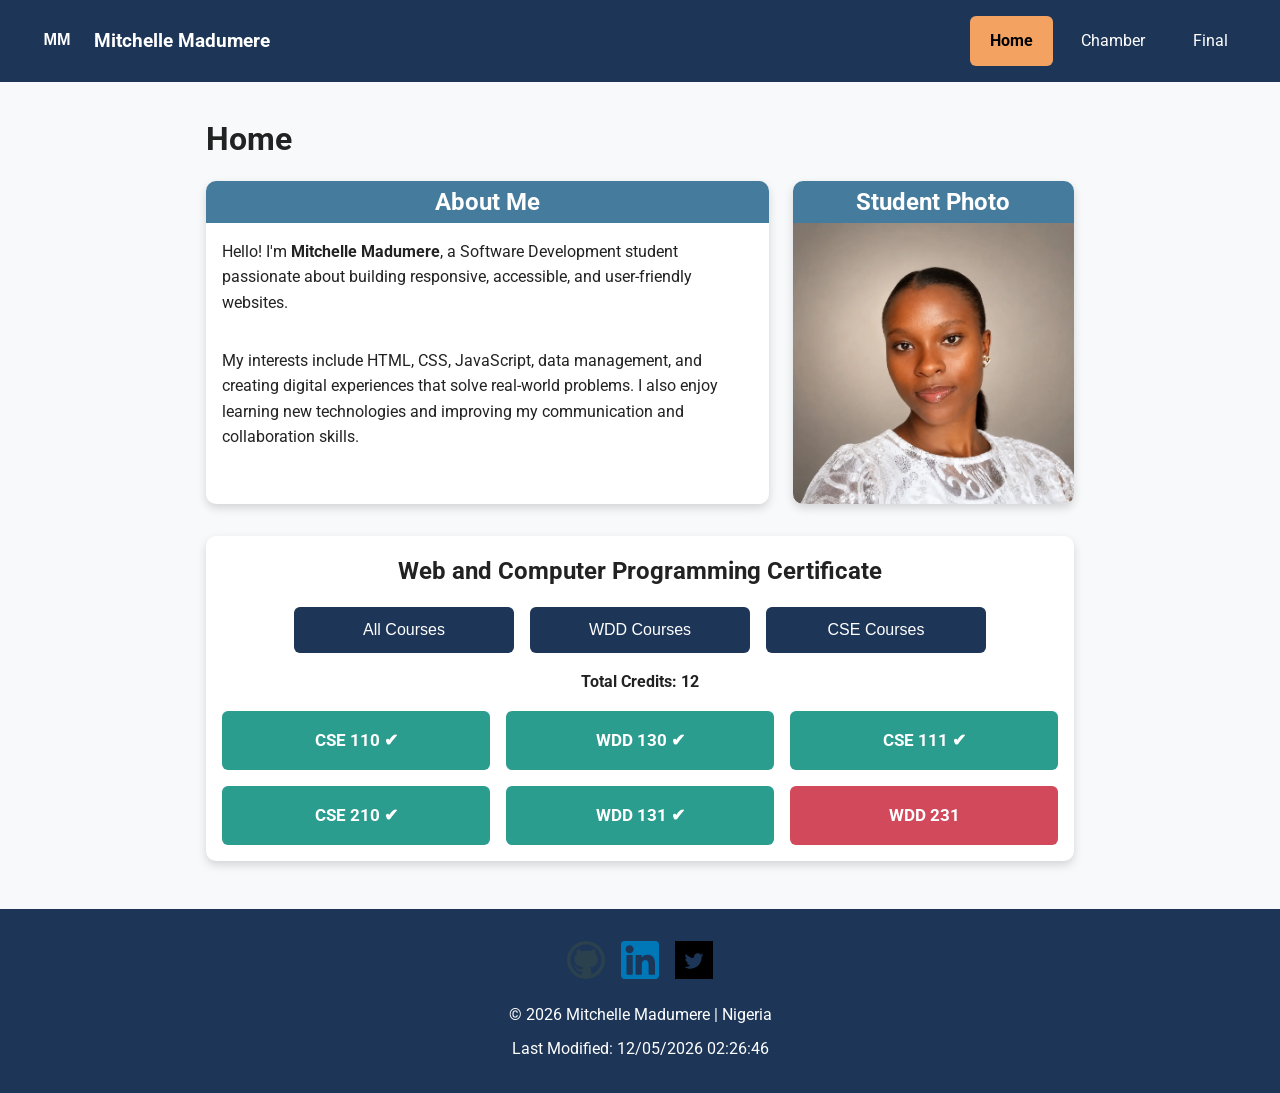
<file: index.html>
<!DOCTYPE html>
<html lang="en">
<head>
    <meta charset="UTF-8">
    <meta name="viewport" content="width=device-width, initial-scale=1.0">

    <title>WDD 231 | Home | Mitchelle Madumere</title>
    <meta property="og:description" content="Discover a service-oriented, globally-connected chamber f cmmerce and knowedge, dedicated to prviding you with upto date references on the market and a perfect guide to the world of commerce.">
    <meta property="og:image" content="https://www.churchofjesuschrist.org/imgs/45e59c1c726d11ec9eb5eeeeac1ea79d5f76a9ce/full/!1280%2C674/0/default">
    <meta property="og:title" content="Homepage - The Church of Jesus Christ of Latter-day Saints">

    <meta name="description" content="Course home page for WDD 231 - Web Frontend Development II.">
    <meta name="author" content="Mitchelle Madumere">
    <link rel="icon" href="images/favicon.ico">

    <!-- Google Font -->
    <link rel="preconnect" href="https://fonts.googleapis.com">
    <link rel="preconnect" href="https://fonts.gstatic.com" crossorigin>
    <link href="https://fonts.googleapis.com/css2?family=Roboto:wght@300;400;500;700&display=swap" rel="stylesheet">

    <!-- CSS -->
    <link rel="stylesheet" href="styles/small.css">
    <link rel="stylesheet" href="styles/larger.css">

    <!-- JavaScript -->
    <script src="scripts/navigation.js" defer></script>
    <script src="scripts/date.js" defer></script>
    <script src="scripts/course.js" defer></script>
</head>

<body>

<header>

    <div class="logo">
        <img src="images/logo.svg" alt="Website Logo" width="50" height="50">
        <span>Mitchelle Madumere</span>
    </div>

    <button id="menu" aria-label="Open Navigation"></button>

    <nav>
        <ul class="navigation">
            <li><a href="wdd231/index.html" class="active">Home</a></li>
            <li><a href="chamber/directory.html">Chamber</a></li>
            <li><a href="finalproject/index.html">Final</a></li>
        </ul>
    </nav>

</header>

<main>

    <h1>Home</h1>

    <div class="top-grid">

        <section class="card">
            <h2>About Me</h2>

            <p>
                Hello! I'm <strong>Mitchelle Madumere</strong>, a Software
                Development student passionate about building responsive,
                accessible, and user-friendly websites.
            </p>

            <p>
                My interests include HTML, CSS, JavaScript, data management,
                and creating digital experiences that solve real-world problems.
                I also enjoy learning new technologies and improving my
                communication and collaboration skills.
            </p>

        </section>

        <section class="card">

            <h2>Student Photo</h2>

            <img
                src="images/profile.webp"
                alt="Photo of Mitchelle Madumere"
                loading="lazy">

        </section>

    </div>

    <section class="certificate">

        <h2>Web and Computer Programming Certificate</h2>

        <div class="filter-buttons">

            <button id="all">All Courses</button>

            <button id="wdd">WDD Courses</button>

            <button id="cse">CSE Courses</button>

        </div>

        <p id="credits"></p>

        <div id="courses"></div>

    </section>

</main>

<footer>

    <div class="social">

        <a href="https://github.com/mitchelle2" target="_blank">
            <img src="images/github.svg" alt="GitHub">
        </a>

        <a href="https://www.linkedin.com/in/mitchelle-madumere2a02/" target="_blank">
            <img src="images/linkedin.svg" alt="LinkedIn">
        </a>

        <a href="https://x.com/" target="_blank">
            <img src="images/twitter.svg" alt="X">
        </a>

    </div>

    <p>
        &copy;
        <span id="year"></span>
        Mitchelle Madumere |
        Nigeria
    </p>

    <p id="lastModified"></p>

</footer>

</body>
</html>
</file>
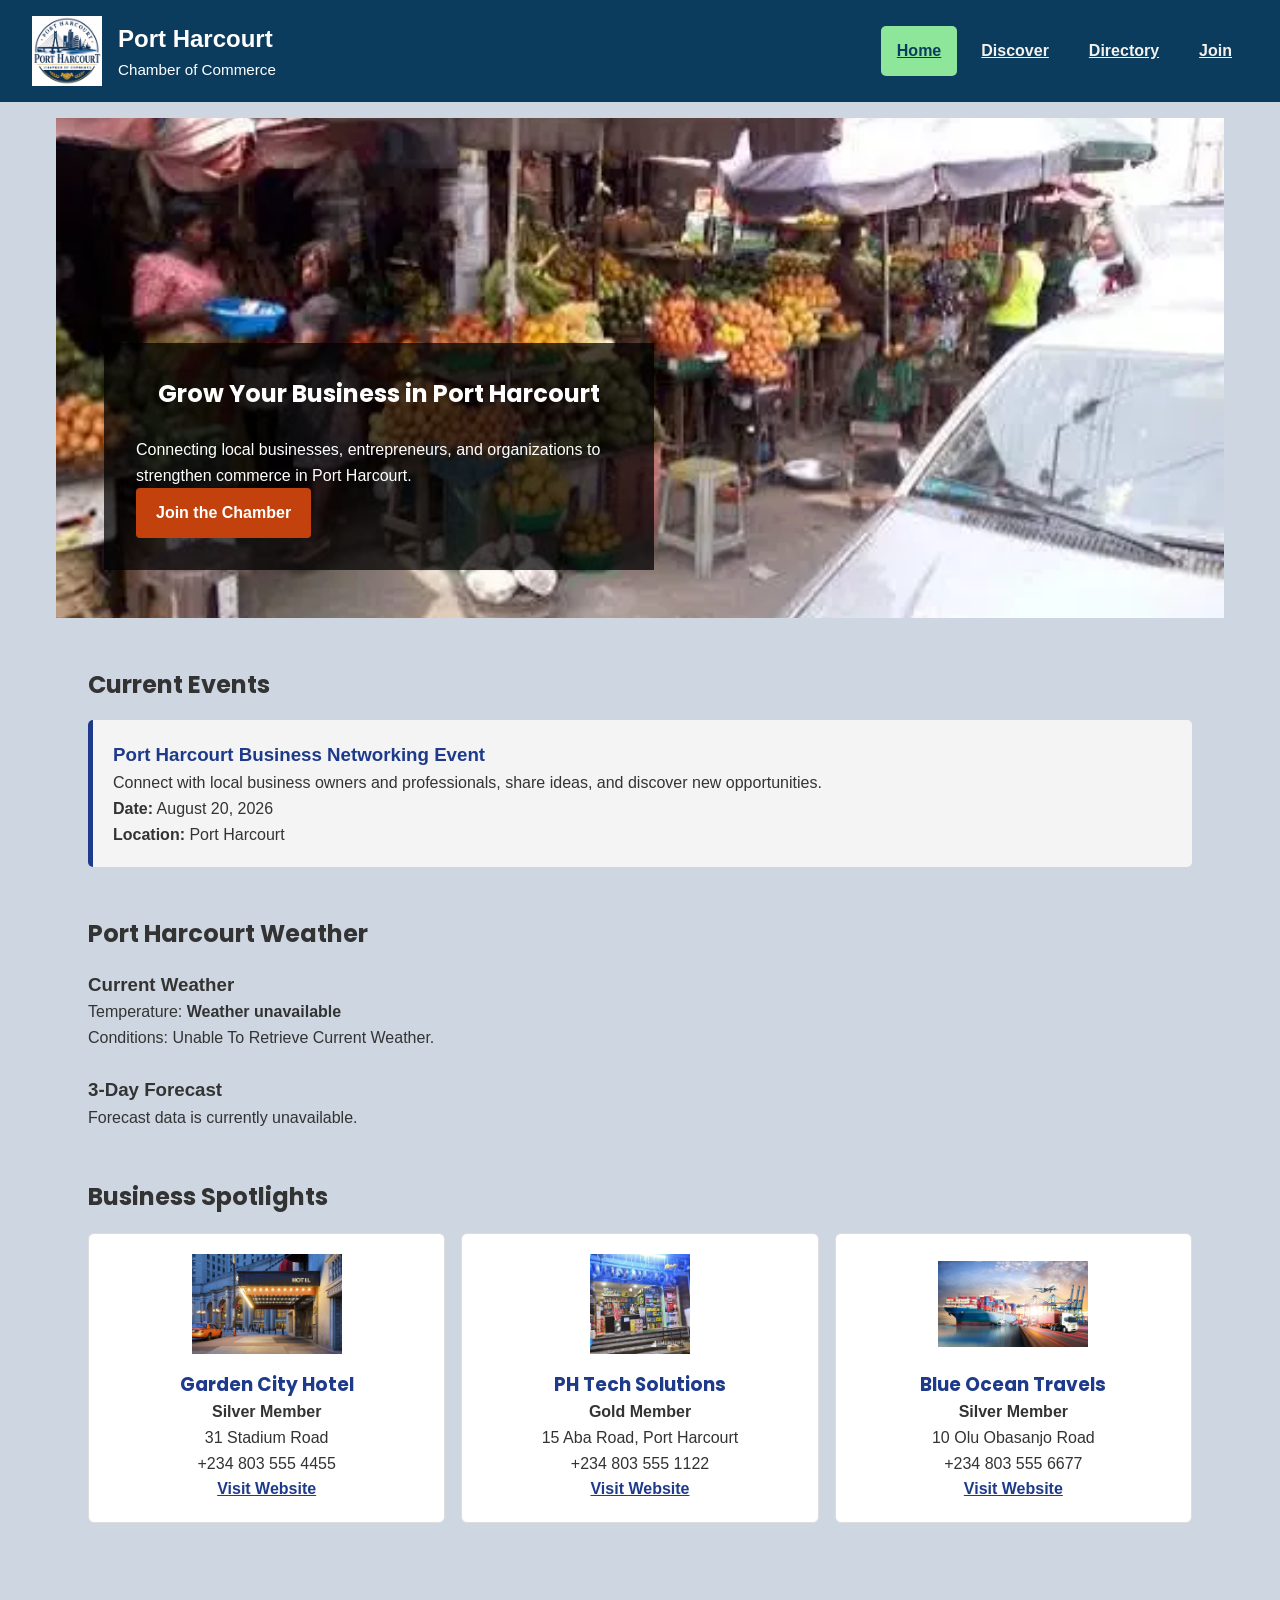
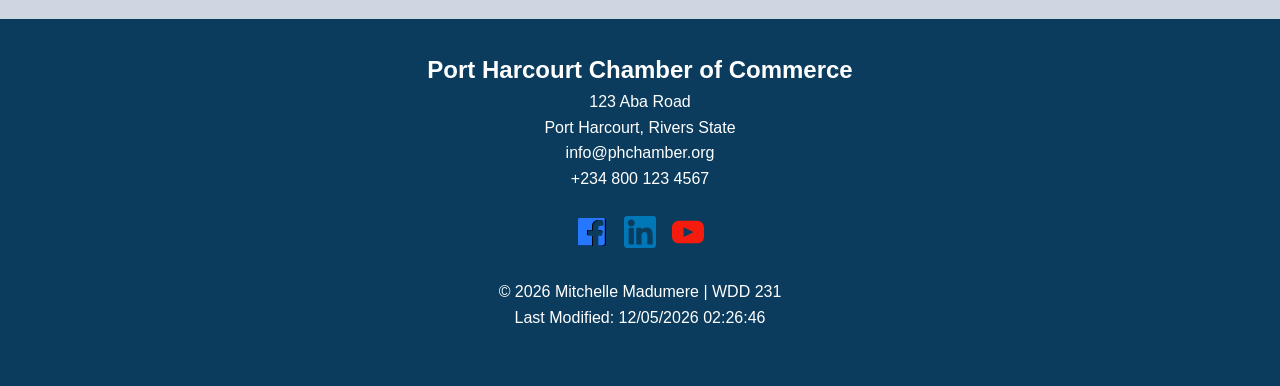
<file: chamber/index.html>
<!DOCTYPE html>
<html lang="en">
<head>
    <meta charset="UTF-8">
    <meta name="viewport" content="width=device-width, initial-scale=1.0">

    <title>Port Harcourt Chamber of Commerce | Home</title>

    <meta name="description"
        content="Welcome to the Port Harcourt Chamber of Commerce. Discover local businesses, events, resources, and opportunities in Port Harcourt.">
    <meta name="author" content="Mitchelle Madumere">

    <!-- Favicon -->
    <link rel="icon" href="images/favicon.ico">

    <!-- Open Graph -->
    <meta property="og:title"
        content="Port Harcourt Chamber of Commerce | Home">
    <meta property="og:description"
        content="Connect with businesses, discover events, and explore opportunities through the Port Harcourt Chamber of Commerce.">
    <meta property="og:image"
        content="https://mitchelle2.github.io/wdd231/chamber/images/facebook.svg">
    <meta property="og:url"
        content="https://mitchelle2.github.io/wdd231/chamber/index.html">
    <meta property="og:type" content="website">

    <!-- Google Fonts -->
    <link rel="preconnect" href="https://fonts.googleapis.com">
    <link rel="preconnect" href="https://fonts.gstatic.com" crossorigin>

    <link
        href="https://fonts.googleapis.com/css2?family=Open+Sans:wght@400;600&family=Poppins:wght@600;700&display=swap"
        rel="stylesheet">

    <!-- CSS -->
    <link rel="stylesheet" href="styles/small.css">
    <link rel="stylesheet" href="styles/larger.css">
    
    <link rel="stylesheet" href="styles/home-small.css">
    <link rel="stylesheet" href="styles/home-large.css">

    <!-- JavaScript -->
    <script src="scripts/home.js" defer></script>
    <script src="scripts/date.js" defer></script>
    <script src="scripts/navigation.js" defer></script>
</head>

<body>

    <header>

        <div class="top-bar">

            <div class="logo">
                <img
                    src="images/chamber_logo.webp"
                    alt="Port Harcourt Chamber Logo"
                    width="100"
                    height="100">

                <div class="site-name">
                    <h2>Port Harcourt</h2>
                    <p>Chamber of Commerce</p>
                </div>
            </div>

            <button
                id="menu"
                type="button"
                aria-label="Open Navigation Menu">
                ☰
            </button>

        </div>

        <nav aria-label="Main Navigation">

            <ul class="navigation">

                <li>
                    <a href="index.html"
                       class="active"
                       aria-current="page">
                        Home
                    </a>
                </li>

                <li>
                    <a href="discover.html">
                        Discover
                    </a>
                </li>

                <li>
                    <a href="directory.html">
                        Directory
                    </a>
                </li>

                <li>
                    <a href="join.html">
                        Join
                    </a>
                </li>

            </ul>

        </nav>

    </header>


    <main>

    <section class="hero">

        <img
            src="images/chamber-hero.webp"
            alt="Port Harcourt business district"
            width="1200"
            height="600">

        <div class="hero-content">

            <h1>Grow Your Business in Port Harcourt</h1>

            <p>
                Connecting local businesses, entrepreneurs, and
                organizations to strengthen commerce in Port Harcourt.
            </p>

            <a href="join.html" class="hero-button">
                Join the Chamber
            </a>

        </div>

    </section>


    <!-- CURRENT EVENTS -->

    <section class="home-section events">

        <h2>Current Events</h2>

        <article class="event-card">

            <h3>Port Harcourt Business Networking Event</h3>

            <p>
                Connect with local business owners and professionals,
                share ideas, and discover new opportunities.
            </p>

            <p>
                <strong>Date:</strong> August 20, 2026
            </p>

            <p>
                <strong>Location:</strong> Port Harcourt
            </p>

        </article>

    </section>


    <!-- WEATHER -->

    <section class="home-section weather">

        <h2>Port Harcourt Weather</h2>

        <div class="weather-current">

            <div>
                <h3>Current Weather</h3>

                <p>
                    Temperature:
                    <strong>
                        <span id="current-temp">Loading...</span>
                    </strong>
                </p>

                <p>
                    Conditions:
                    <span id="weather-description">
                        Loading...
                    </span>
                </p>

            </div>

        </div>


        <h3>3-Day Forecast</h3>

        <div id="forecast" class="forecast-grid"></div>

    </section>


    <!-- COMPANY SPOTLIGHTS -->

    <section class="home-section spotlights">

        <h2>Business Spotlights</h2>

        <div id="spotlight-container" class="spotlight-grid">

            <p>Loading business spotlights...</p>

        </div>

    </section>

</main>


    <footer>

        <section>

            <h2>Port Harcourt Chamber of Commerce</h2>

            <p>123 Aba Road</p>
            <p>Port Harcourt, Rivers State</p>
            <p>info@phchamber.org</p>
            <p>+234 800 123 4567</p>

        </section>


        <section class="social">

            <a
                href="https://facebook.com"
                target="_blank"
                rel="noopener noreferrer">
                <img
                    src="images/facebook.svg"
                    alt="Facebook"
                    width="40"
                    height="40">
            </a>

            <a
                href="https://linkedin.com"
                target="_blank"
                rel="noopener noreferrer">
                <img
                    src="images/linkedin.svg"
                    alt="LinkedIn"
                    width="40"
                    height="40">
            </a>

            <a
                href="https://youtube.com"
                target="_blank"
                rel="noopener noreferrer">
                <img
                    src="images/youtube.svg"
                    alt="YouTube"
                    width="40"
                    height="40">
            </a>

        </section>


        <section>

            <p>
                &copy;
                <span id="year"></span>
                Mitchelle Madumere | WDD 231
            </p>

            <p id="lastModified"></p>

        </section>

    </footer>

</body>
</html>
</file>
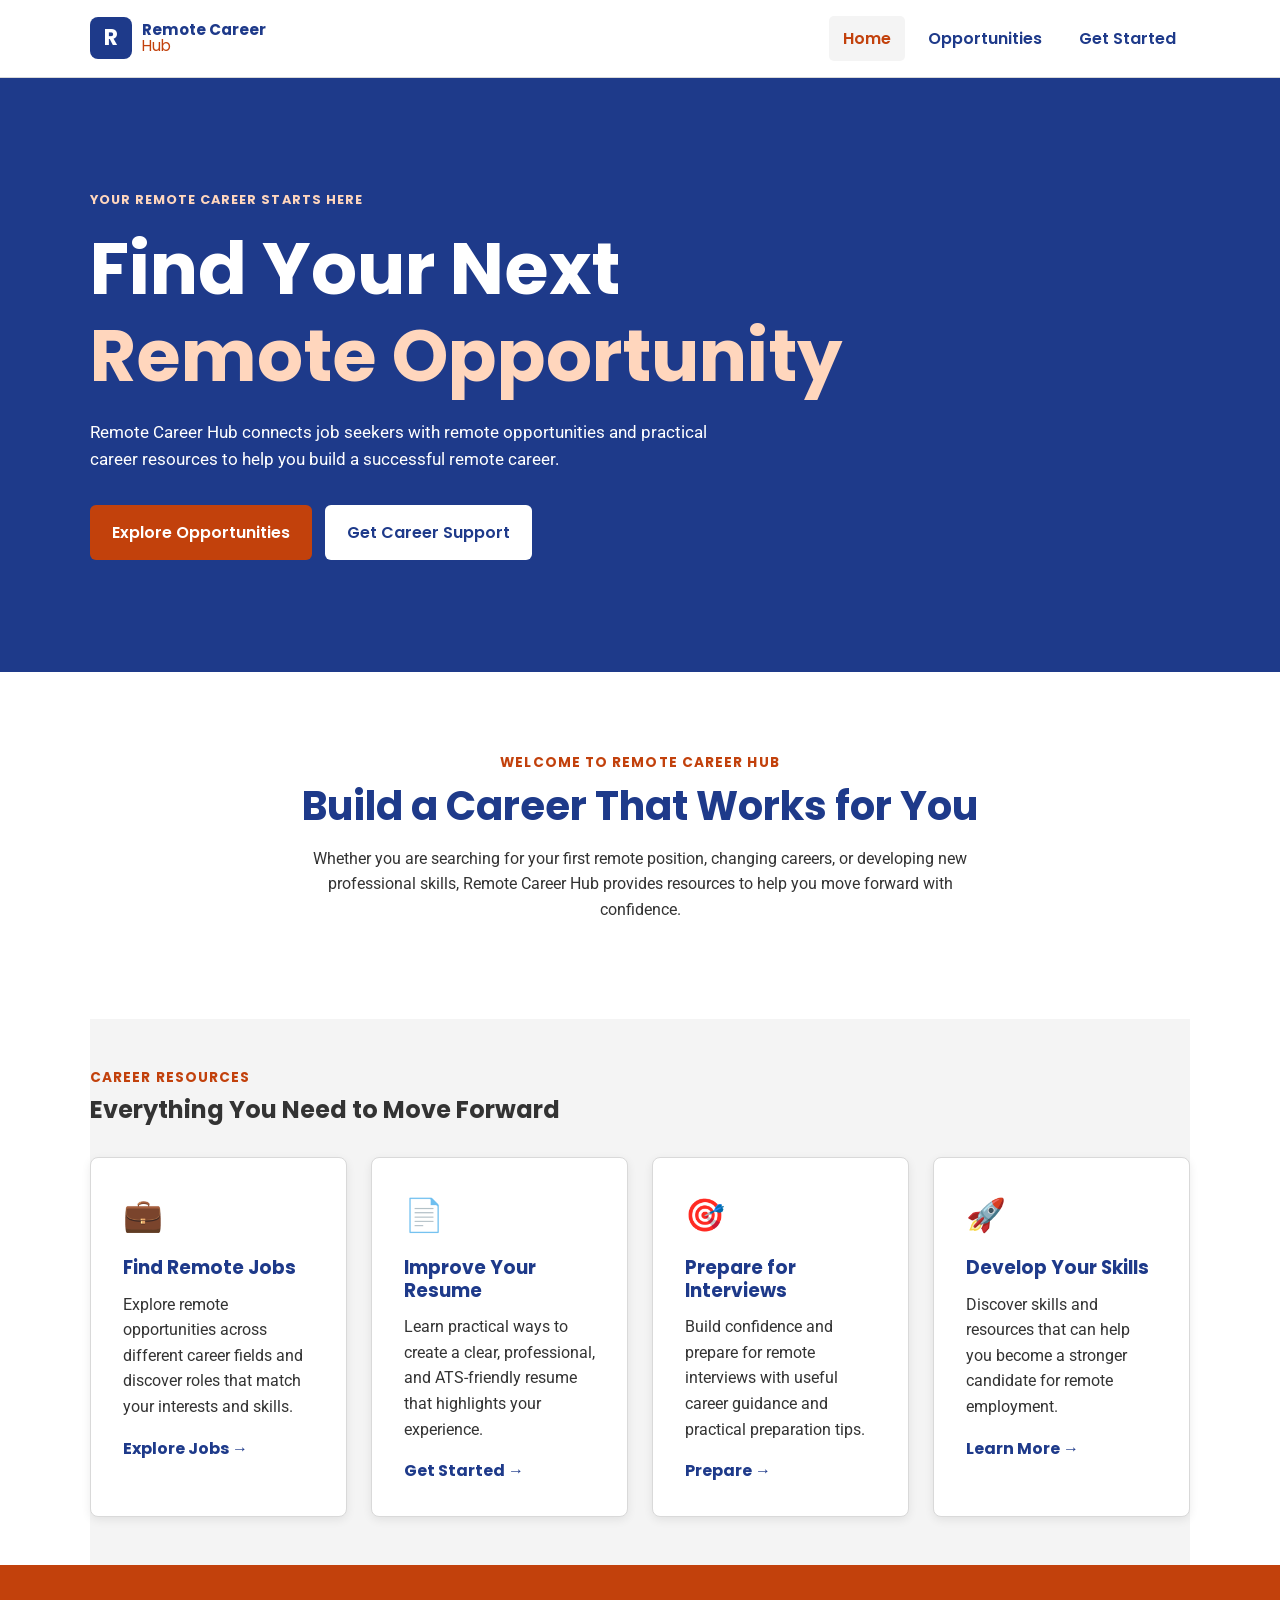
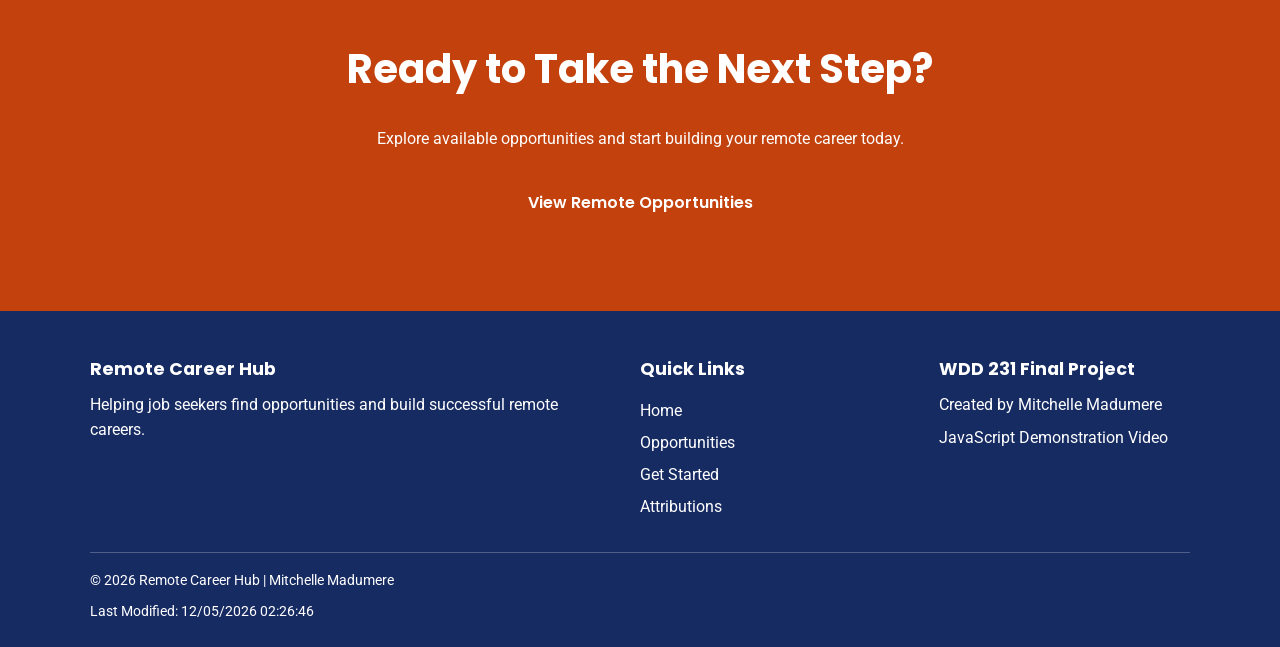
<file: finalproject/index.html>
<!DOCTYPE html>
<html lang="en">
<head>
    <meta charset="UTF-8">
    <meta name="viewport" content="width=device-width, initial-scale=1.0">
    <title>Remote Career Hub | Find Your Next Remote Opportunity</title>
    <meta name="description"  content="Remote Career Hub helps job seekers discover remote career opportunities, improve their resumes, prepare for interviews, and develop skills for remote work.">
    <meta name="author" content="Mitchelle Madumere">

    <!-- Favicon -->
    <link rel="icon" href="images/favicon.ico">

    <!-- Open Graph -->
    <meta property="og:title" content="Remote Career Hub">
    <meta property="og:description" content="Discover remote career opportunities and resources to help you succeed in the remote workplace."> 
    <meta property="og:image" content="https://mitchelle2.github.io/wdd231/finalproject/images/facebook.svg">
    <meta property="og:url" content="https://mitchelle2.github.io/wdd231/finalproject/index.html">
    <meta property="og:type" content="website">

    <!-- Google Fonts -->
    <link rel="preconnect" href="https://fonts.googleapis.com">
    <link rel="preconnect" href="https://fonts.gstatic.com" crossorigin>
    <link href="https://fonts.googleapis.com/css2?family=Poppins:wght@600;700&family=Roboto:wght@400;500;700&display=swap"
        rel="stylesheet">

    <!-- CSS -->
    <link rel="stylesheet" href="styles/small.css">
    <link rel="stylesheet" href="styles/larger.css">

    <!-- JavaScript -->
    <script src="scripts/main.js" type="module"></script>
</head>

<body>

<header class="site-header">

    <div class="header-container">

        <a class="logo" href="index.html" aria-label="Remote Career Hub Home">
            <span class="logo-icon">R</span>

            <span class="logo-text">
                <strong>Remote Career</strong>
                <span>Hub</span>
            </span>
        </a>

        <button
            id="menu"
            class="menu-button"
            type="button"
            aria-label="Open navigation menu"
            aria-expanded="false">
            ☰
        </button>

        <nav class="site-nav" aria-label="Main navigation">

            <ul class="navigation">

                <li>
                    <a href="index.html"
                       class="active"
                       aria-current="page">
                        Home
                    </a>
                </li>

                <li>
                    <a href="opportunities.html">
                        Opportunities
                    </a>
                </li>

                <li>
                    <a href="contact.html">
                        Get Started
                    </a>
                </li>

            </ul>

        </nav>

    </div>

</header>


<main>

    <!-- Hero Section -->
    <section class="hero">

        <div class="hero-content">

            <p class="eyebrow">YOUR REMOTE CAREER STARTS HERE</p>

            <h1>
                Find Your Next
                <span>Remote Opportunity</span>
            </h1>

            <p class="hero-text">
                Remote Career Hub connects job seekers with remote
                opportunities and practical career resources to help
                you build a successful remote career.
            </p>

            <div class="hero-buttons">

                <a class="button primary-button"
                   href="opportunities.html">
                    Explore Opportunities
                </a>

                <a class="button secondary-button"
                   href="contact.html">
                    Get Career Support
                </a>

            </div>

        </div>

    </section>


    <!-- Introduction -->
    <section class="intro section-container">

        <p class="section-label">WELCOME TO REMOTE CAREER HUB</p>

        <h2>Build a Career That Works for You</h2>

        <p>
            Whether you are searching for your first remote position,
            changing careers, or developing new professional skills,
            Remote Career Hub provides resources to help you move
            forward with confidence.
        </p>

    </section>


    <!-- Resources -->
    <section class="resources section-container">

        <div class="section-heading">

            <p class="section-label">CAREER RESOURCES</p>

            <h2>Everything You Need to Move Forward</h2>

        </div>


        <div class="resource-grid">

            <article class="resource-card">

                <div class="resource-icon" aria-hidden="true">
                    💼
                </div>

                <h3>Find Remote Jobs</h3>

                <p>
                    Explore remote opportunities across different
                    career fields and discover roles that match
                    your interests and skills.
                </p>

                <a href="opportunities.html">
                    Explore Jobs →
                </a>

            </article>


            <article class="resource-card">

                <div class="resource-icon" aria-hidden="true">
                    📄
                </div>

                <h3>Improve Your Resume</h3>

                <p>
                    Learn practical ways to create a clear,
                    professional, and ATS-friendly resume that
                    highlights your experience.
                </p>

                <a href="contact.html">
                    Get Started →
                </a>

            </article>


            <article class="resource-card">

                <div class="resource-icon" aria-hidden="true">
                    🎯
                </div>

                <h3>Prepare for Interviews</h3>

                <p>
                    Build confidence and prepare for remote
                    interviews with useful career guidance and
                    practical preparation tips.
                </p>

                <a href="contact.html">
                    Prepare →
                </a>

            </article>


            <article class="resource-card">

                <div class="resource-icon" aria-hidden="true">
                    🚀
                </div>

                <h3>Develop Your Skills</h3>

                <p>
                    Discover skills and resources that can help
                    you become a stronger candidate for remote
                    employment.
                </p>

                <a href="contact.html">
                    Learn More →
                </a>

            </article>

        </div>

    </section>


    <!-- Call to Action -->
    <section class="cta">

        <div class="cta-content">

            <h2>Ready to Take the Next Step?</h2>

            <p>
                Explore available opportunities and start building
                your remote career today.
            </p>

            <a class="button primary-button"
               href="opportunities.html">
                View Remote Opportunities
            </a>

        </div>

    </section>

</main>


<footer class="site-footer">

    <div class="footer-container">

        <div class="footer-brand">

            <h2>Remote Career Hub</h2>

            <p>
                Helping job seekers find opportunities and build
                successful remote careers.
            </p>

        </div>


        <div class="footer-links">

            <h2>Quick Links</h2>

            <a href="index.html">Home</a>
            <a href="opportunities.html">Opportunities</a>
            <a href="contact.html">Get Started</a>
            <a href="attributions.html">Attributions</a>

        </div>


        <div class="footer-project">

            <h2>WDD 231 Final Project</h2>

            <p>
                Created by Mitchelle Madumere
            </p>

            <a href="https://www.loom.com/share/5a8cdb4cf31549f8a8f1b12bb76fcca2" target="_blank" rel="noopener">
                JavaScript Demonstration Video
            </a>

        </div>

    </div>


    <div class="footer-bottom">

        <p>
            &copy; <span id="current-year"></span>
            Remote Career Hub | Mitchelle Madumere
        </p>

        <p id="last-modified"></p>

    </div>

</footer>

</body>
</html>
</file>
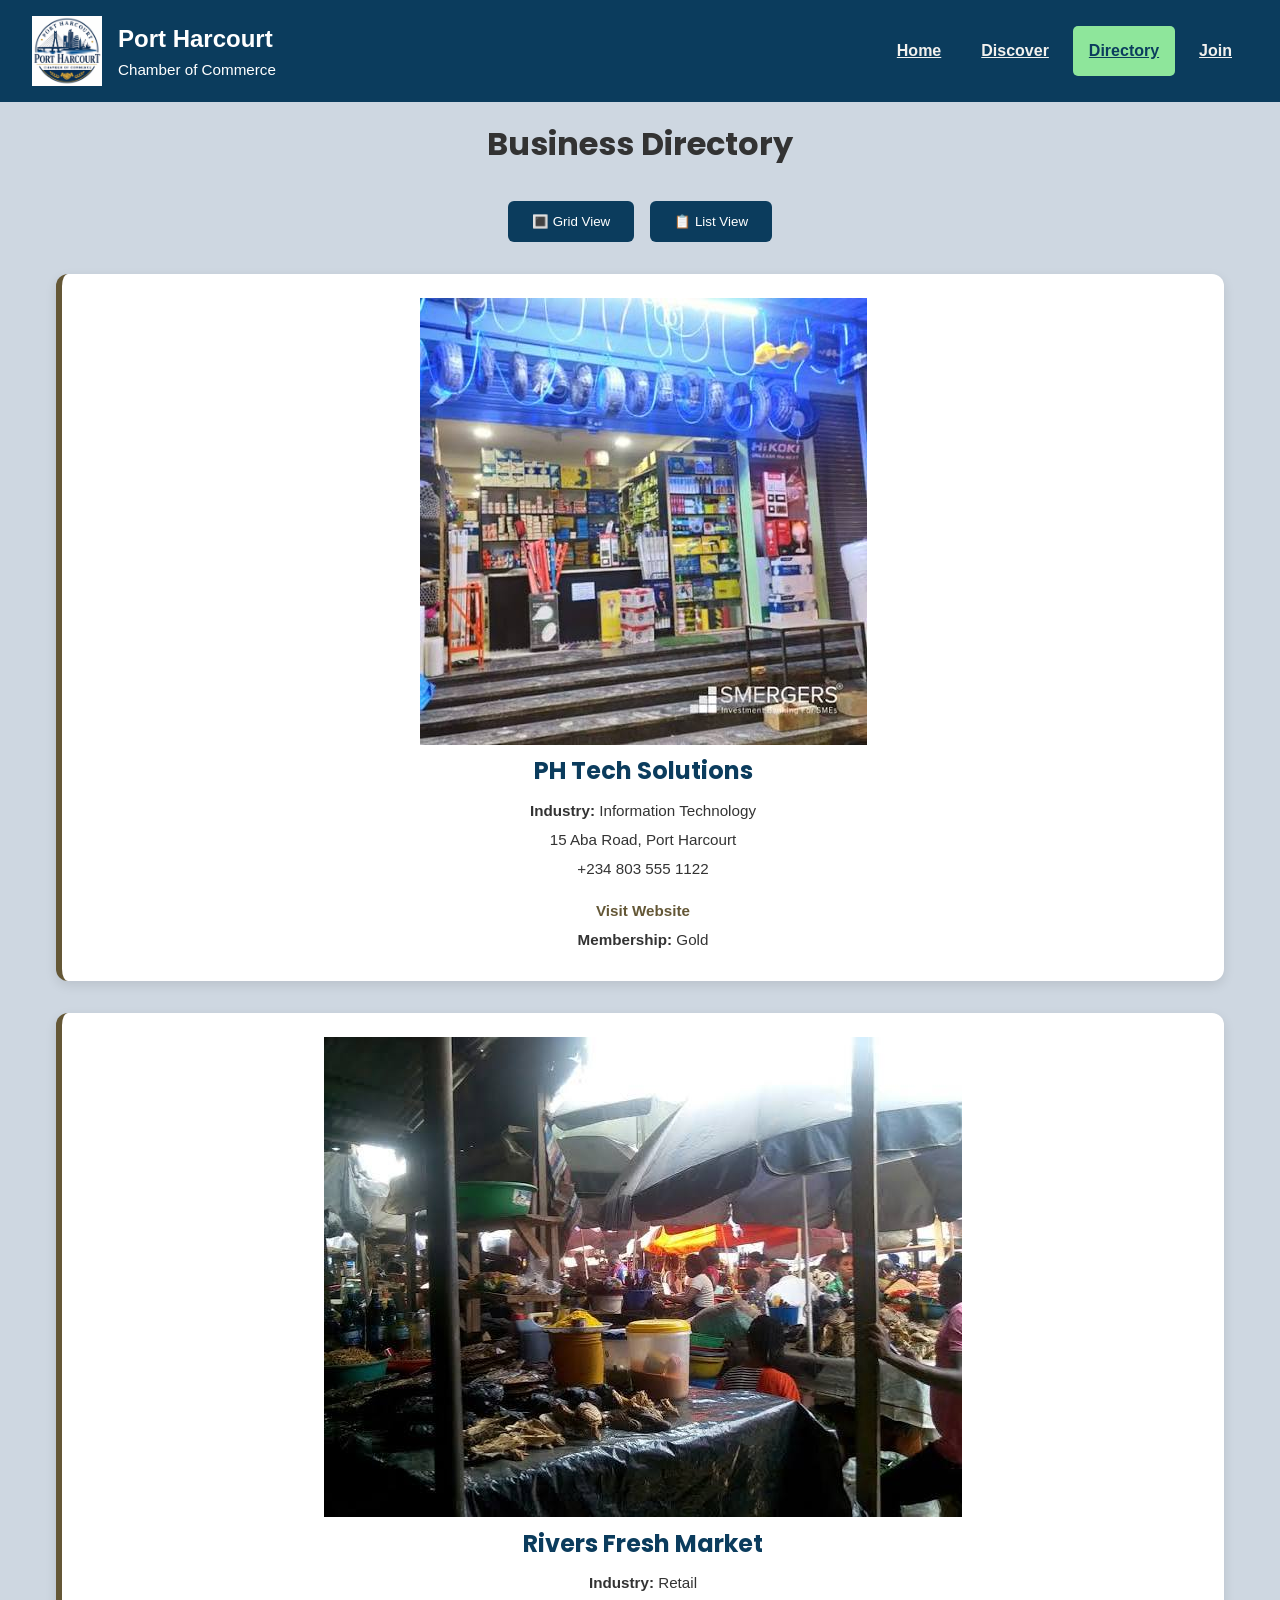
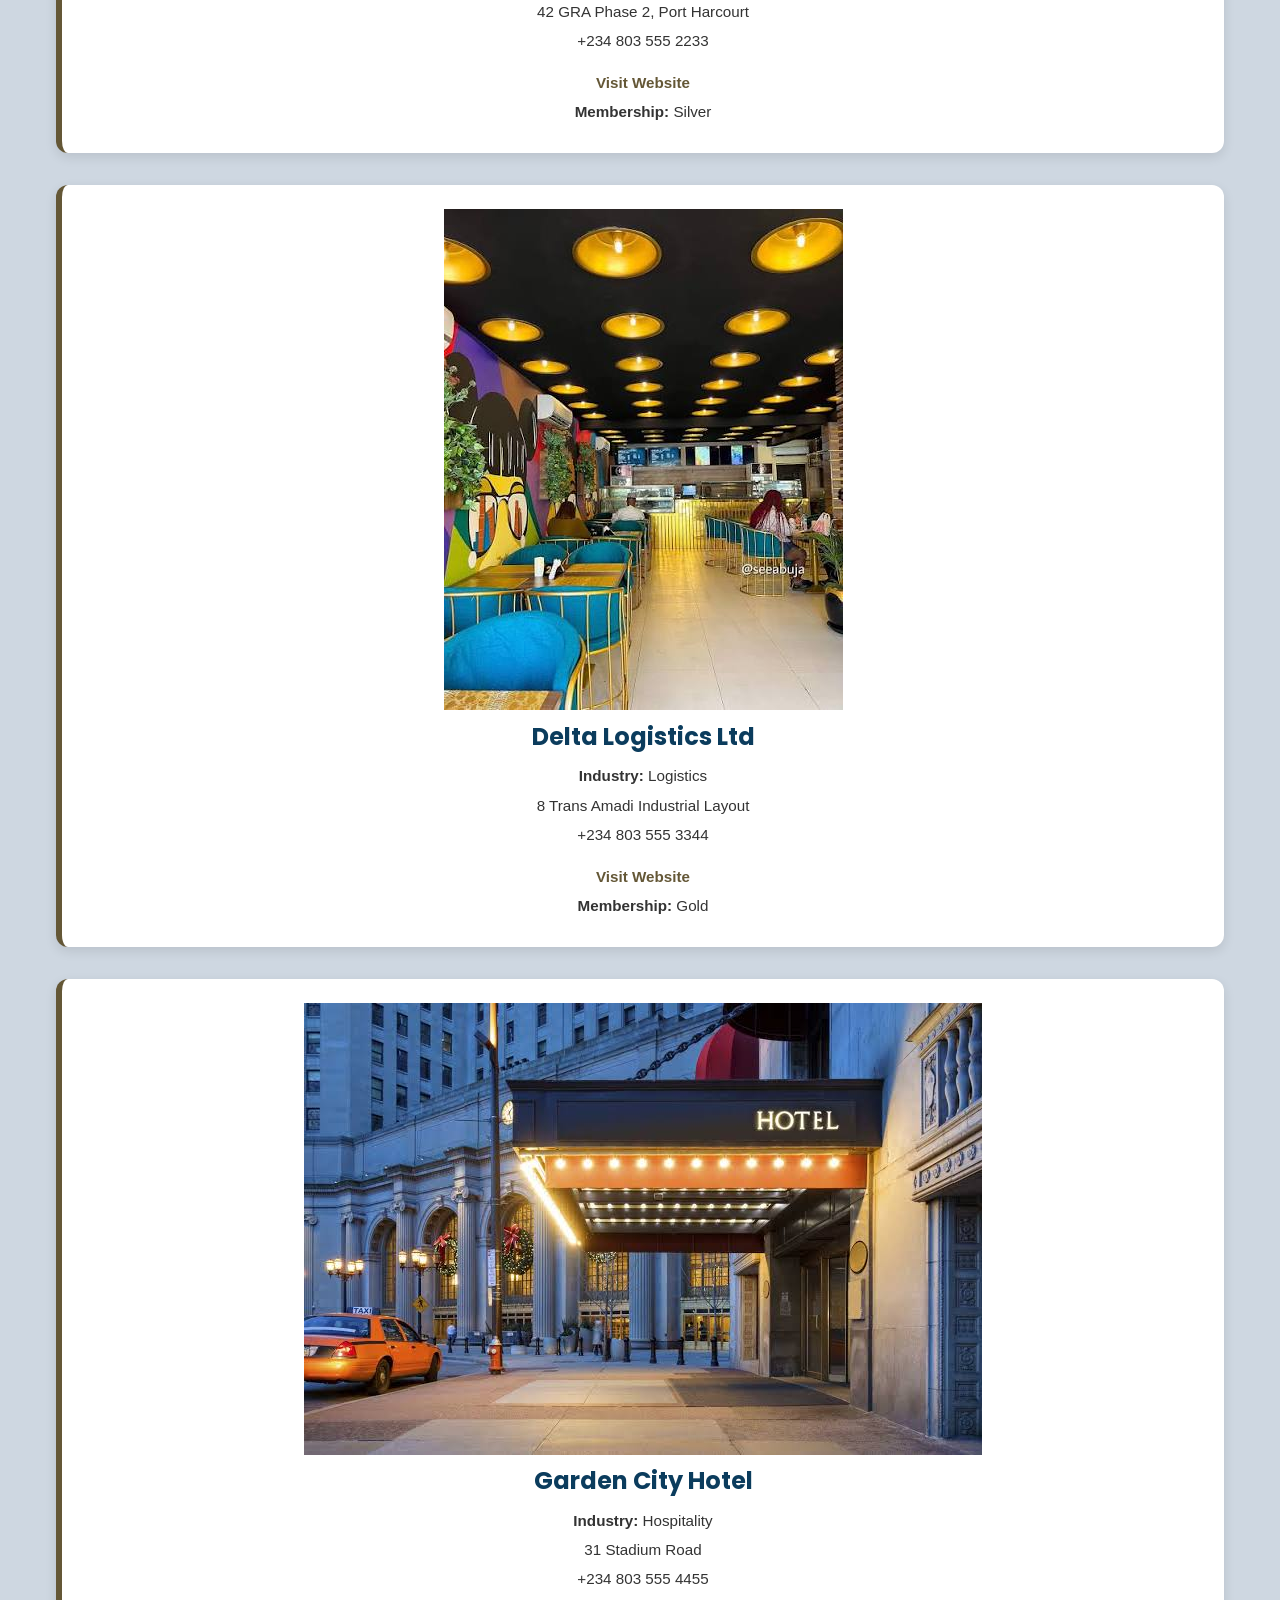
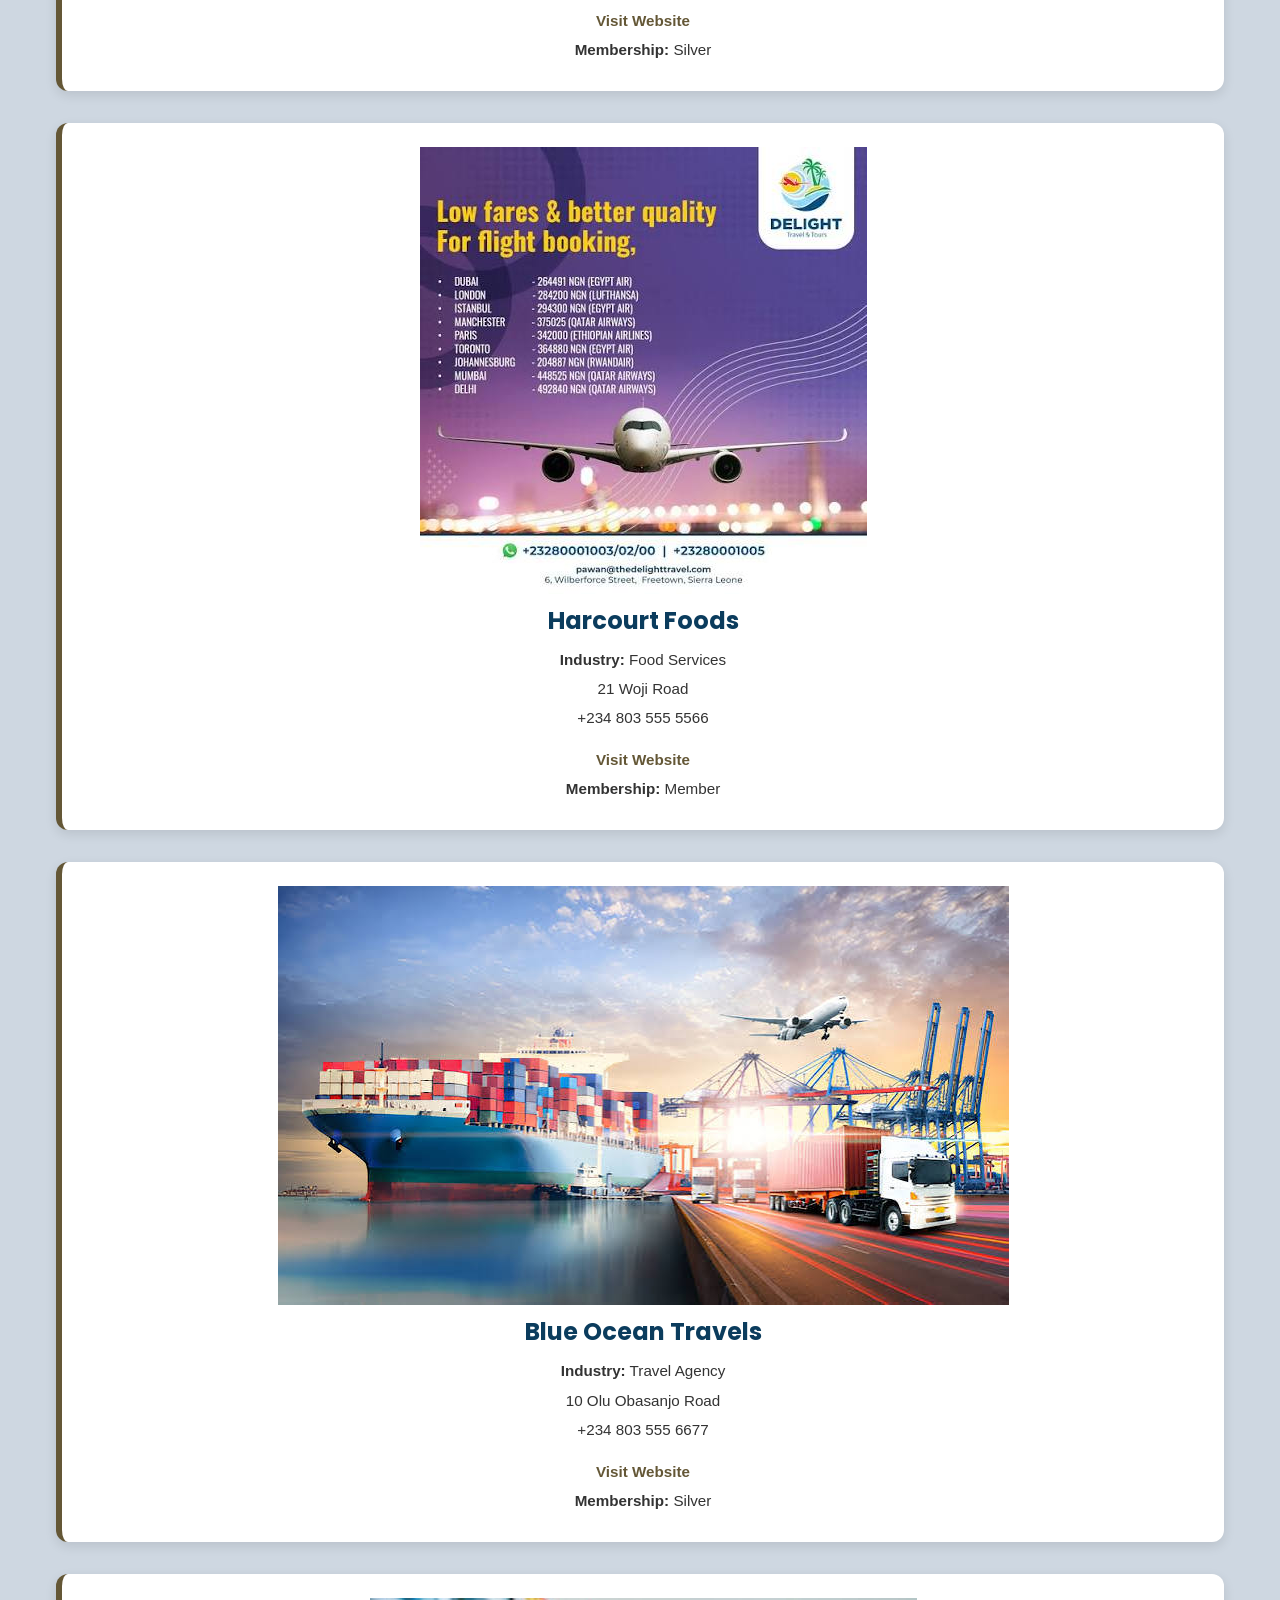
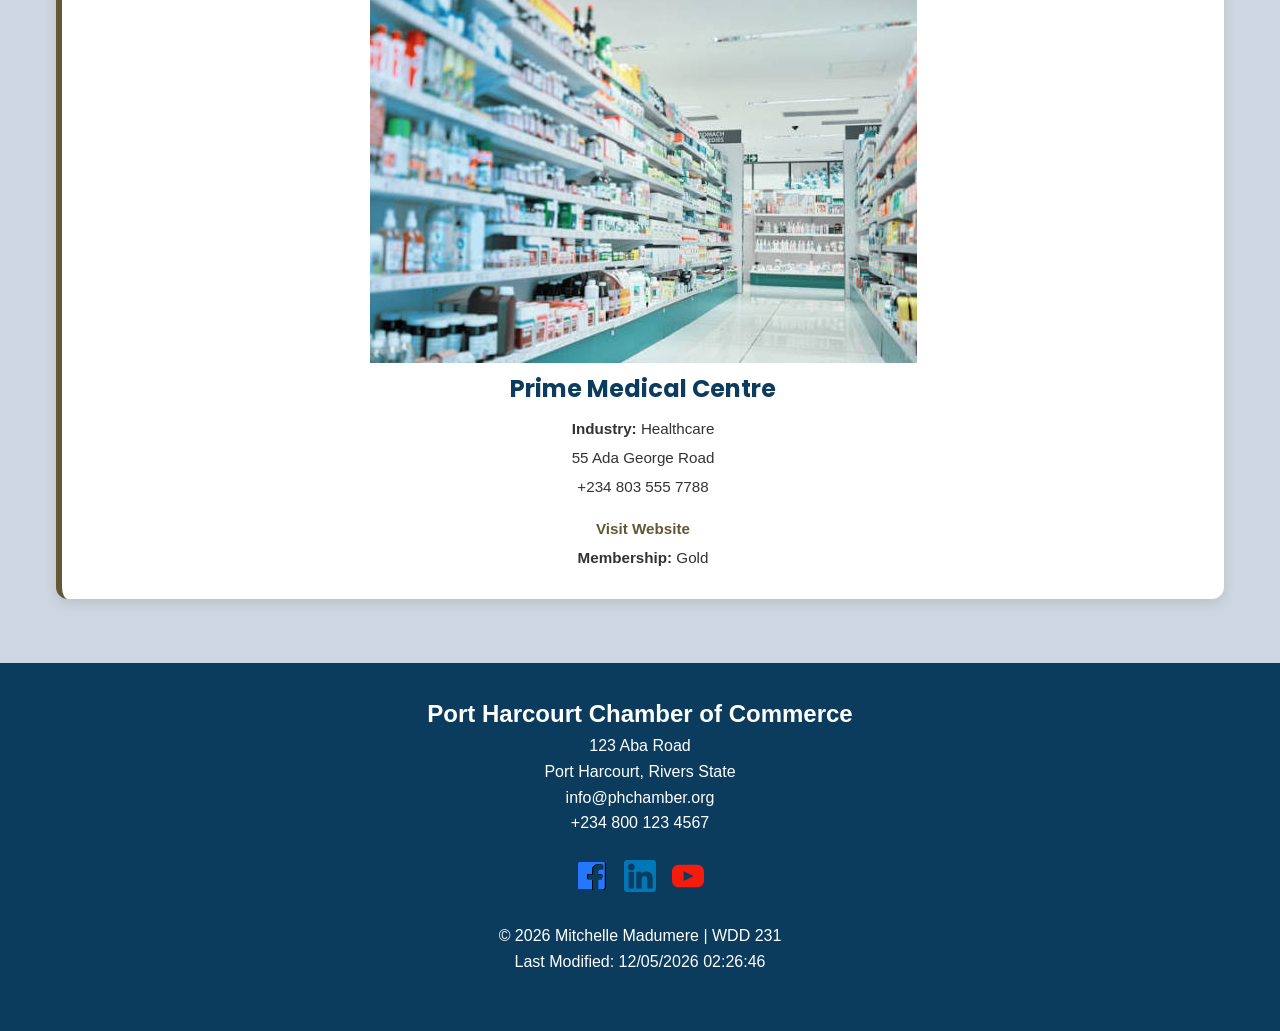
<file: chamber/directory.html>
<!DOCTYPE html>
<html lang="en">
<head>
    <meta charset="UTF-8">
    <meta name="viewport" content="width=device-width, initial-scale=1.0">

    <title>Port Harcourt Chamber of Commerce | Directory</title>

    <meta name="description" content="Directory of businesses that belong to the Port Harcourt Chamber of Commerce.">
    <meta name="author" content="Mitchelle Madumere">

    <!-- Favicon -->
    <link rel="icon" href="favicon.ico">

    <!-- Open Graph -->
    <meta property="og:title" content="Port Harcourt Chamber of Commerce">
    <meta property="og:description" content="Explore businesses and organizations in Port Harcourt.">
    <meta property="og:image" content="https://mitchelle2.github.io/wdd231/chamber/images/facebook-image.jpg">
    <meta property="og:url" content="https://yourgithubusername.github.io/wdd231/chamber/directory.html">
    <meta property="og:type" content="website">

    <!-- Google Fonts -->
    <link rel="preconnect" href="https://fonts.googleapis.com">
    <link rel="preconnect" href="https://fonts.gstatic.com" crossorigin>

    <link href="https://fonts.googleapis.com/css2?family=Open+Sans:wght@400;600&family=Poppins:wght@600;700&display=swap" rel="stylesheet">

    <!-- CSS -->
    <link rel="stylesheet" href="styles/small.css">
    <link rel="stylesheet" href="styles/larger.css">

    <!-- JavaScript -->
    <script src="scripts/directory.js" defer></script>
    <script src="scripts/date.js" defer></script>
    <script src="scripts/navigation.js" defer></script>
</head>

<body>

<header>

    <div class="top-bar">

        <div class="logo">
            <img src="images/chamber_logo.webp" alt="Port Harcourt Chamber Logo">

            <div class="site-name">
                <h2>Port Harcourt</h2>
                <p>Chamber of Commerce</p>
            </div>
        </div>

        <button id="menu" aria-label="Open Navigation Menu">
            ☰
        </button>

    </div>

    <nav>

        <ul class="navigation">

            <li><a href="index.html">Home</a></li>

            <li><a href="discover.html">Discover</a></li>

            <li><a href="directory.html" class="active" aria-current="page">Directory</a></li>

            <li><a href="join.html">Join</a></li>

        </ul>

    </nav>

</header>

<main>

    <h1>Business Directory</h1>

    <div class="view-buttons">
    <button id="grid">🔳 Grid View</button>
    <button id="list">📋 List View</button>
</div>

    <section id="members" class="grid"></section>

</main>

<footer>

    <section>
        <h2>Port Harcourt Chamber of Commerce</h2>

        <p>123 Aba Road</p>
        <p>Port Harcourt, Rivers State</p>
        <p>info@phchamber.org</p>
        <p>+234 800 123 4567</p>
    </section>

    <section class="social">
    <a href="https://facebook.com" target="_blank">
        <img src="images/facebook.svg" alt="Facebook">
    </a>

    <a href="https://linkedin.com" target="_blank">
        <img src="images/linkedin.svg" alt="LinkedIn">
    </a>

    <a href="https://youtube.com" target="_blank">
        <img src="images/youtube.svg" alt="YouTube">
    </a>
</section>

    <section>
        <p>
            &copy; <span id="year"></span>
            Mitchelle Madumere | WDD 231
        </p>

        <p id="lastModified"></p>
    </section>

</footer>
</body>
</html>
</file>
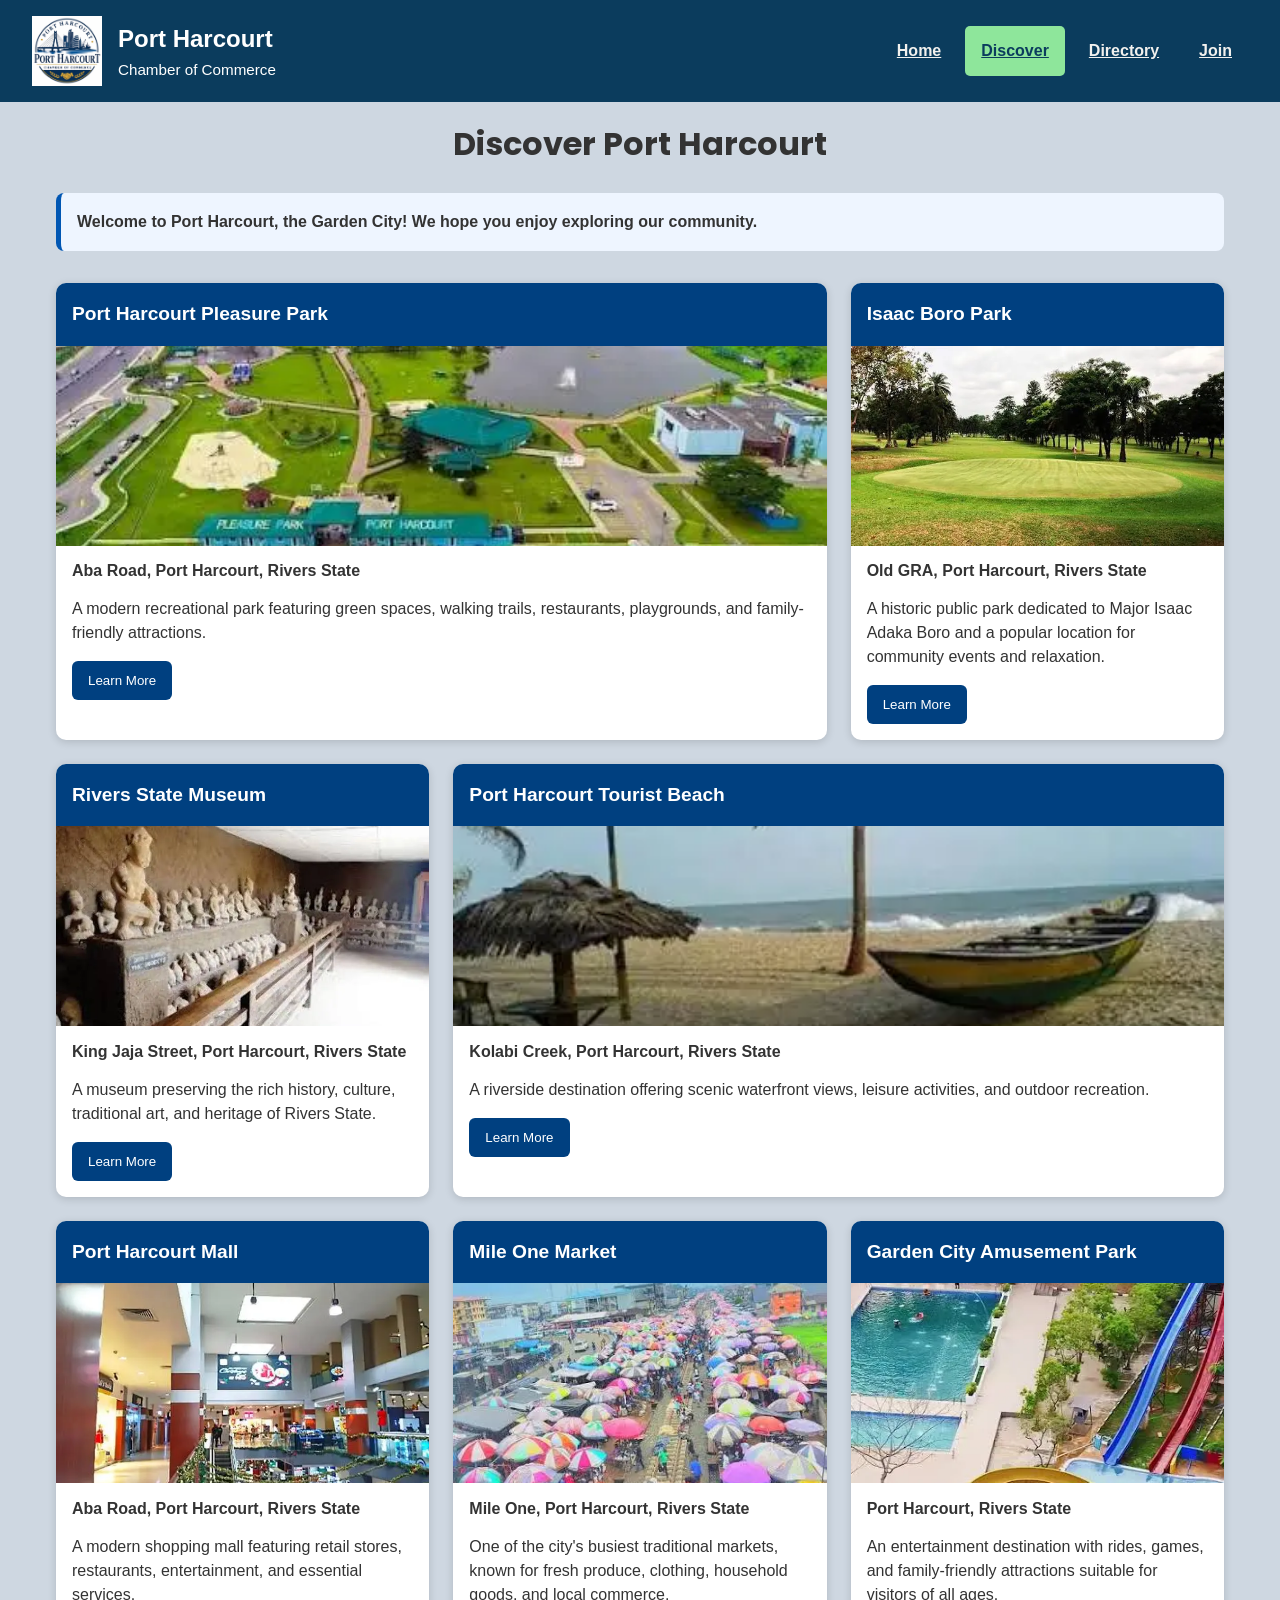
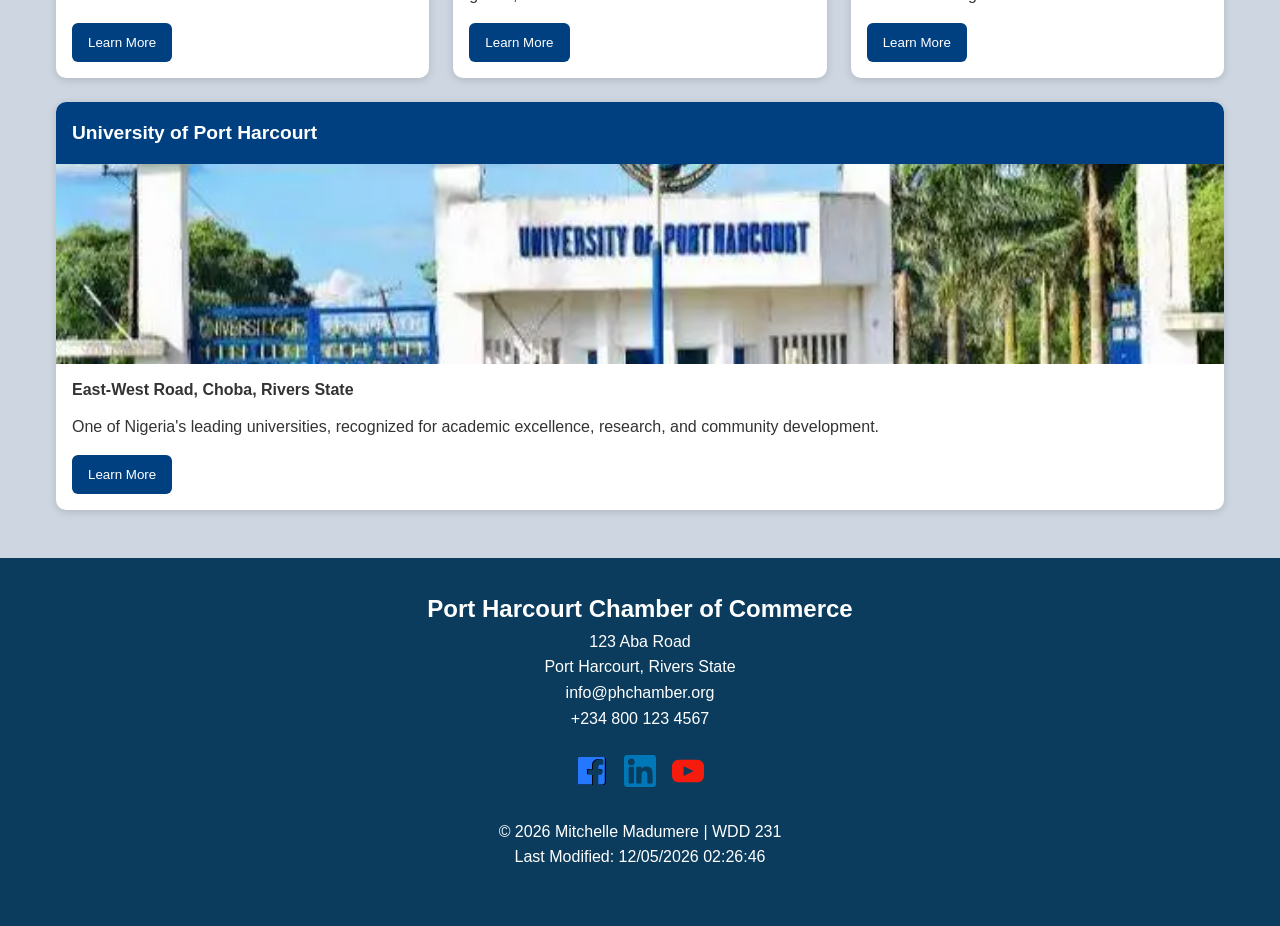
<file: chamber/discover.html>
<!DOCTYPE html>
<html lang="en">
<head>
    <meta charset="UTF-8">
    <meta name="viewport" content="width=device-width, initial-scale=1.0">

    <title>Port Harcourt Chamber of Commerce | Discover</title>

    <meta name="description" content="Discover businesses that belong to the Port Harcourt Chamber of Commerce.">
    <meta name="author" content="Mitchelle Madumere">

    <!-- Favicon -->
    <link rel="icon" href="favicon.ico">

    <!-- Open Graph -->
    <meta property="og:title" content="Port Harcourt Chamber of Commerce">
    <meta property="og:description" content="Explore the city and organizations in Port Harcourt.">
    <meta property="og:image" content="https://mitchelle2.github.io/wdd231/chamber/images/facebook.svg">
    <meta property="og:url" content="https://mitchelle2.github.io/wdd231/chamber/discover.html">
    <meta property="og:type" content="website">

    <!-- Google Fonts -->
    <link rel="preconnect" href="https://fonts.googleapis.com">
    <link rel="preconnect" href="https://fonts.gstatic.com" crossorigin>

    <link href="https://fonts.googleapis.com/css2?family=Open+Sans:wght@400;600&family=Poppins:wght@600;700&display=swap" rel="stylesheet">

    <!-- CSS -->
    <link rel="stylesheet" href="styles/small.css">
    <link rel="stylesheet" href="styles/larger.css">
    <link rel="stylesheet" href="styles/discover.css">


    <!-- JavaScript -->
    <script type="module" src="scripts/discover.js"></script>
     <script src="scripts/date.js" defer></script>
     <script src="scripts/navigation.js" defer></script>
</head>

<body>

<header>

    <div class="top-bar">

        <div class="logo">
            <img src="images/chamber_logo.webp" alt="Port Harcourt Chamber Logo">

            <div class="site-name">
                <h2>Port Harcourt</h2>
                <p>Chamber of Commerce</p>
            </div>
        </div>

        <button id="menu" aria-label="Open Navigation Menu">
            ☰
        </button>

    </div>

    <nav>

        <ul class="navigation">

            <li><a href="index.html">Home</a></li>

            <li><a href="discover.html" class="active" aria-current="page">Discover</a></li>

            <li><a href="directory.html">Directory</a></li>

            <li><a href="join.html">Join</a></li>

        </ul>

    </nav>

</header>

<main class="discover-page">
    <h1>Discover Port Harcourt</h1>

    <section id="visit-message"></section>

    <section id="discover-grid"></section>
</main>

<footer>

    <section>
        <h2>Port Harcourt Chamber of Commerce</h2>

        <p>123 Aba Road</p>
        <p>Port Harcourt, Rivers State</p>
        <p>info@phchamber.org</p>
        <p>+234 800 123 4567</p>
    </section>

    <section class="social">
    <a href="https://facebook.com" target="_blank">
        <img src="images/facebook.svg" alt="Facebook">
    </a>

    <a href="https://linkedin.com" target="_blank">
        <img src="images/linkedin.svg" alt="LinkedIn">
    </a>

    <a href="https://youtube.com" target="_blank">
        <img src="images/youtube.svg" alt="YouTube">
    </a>
</section>

    <section>
        <p>
            &copy; <span id="year"></span>
            Mitchelle Madumere | WDD 231
        </p>

        <p id="lastModified"></p>
    </section>

</footer>


    
   
    
</body>
</html>
</file>
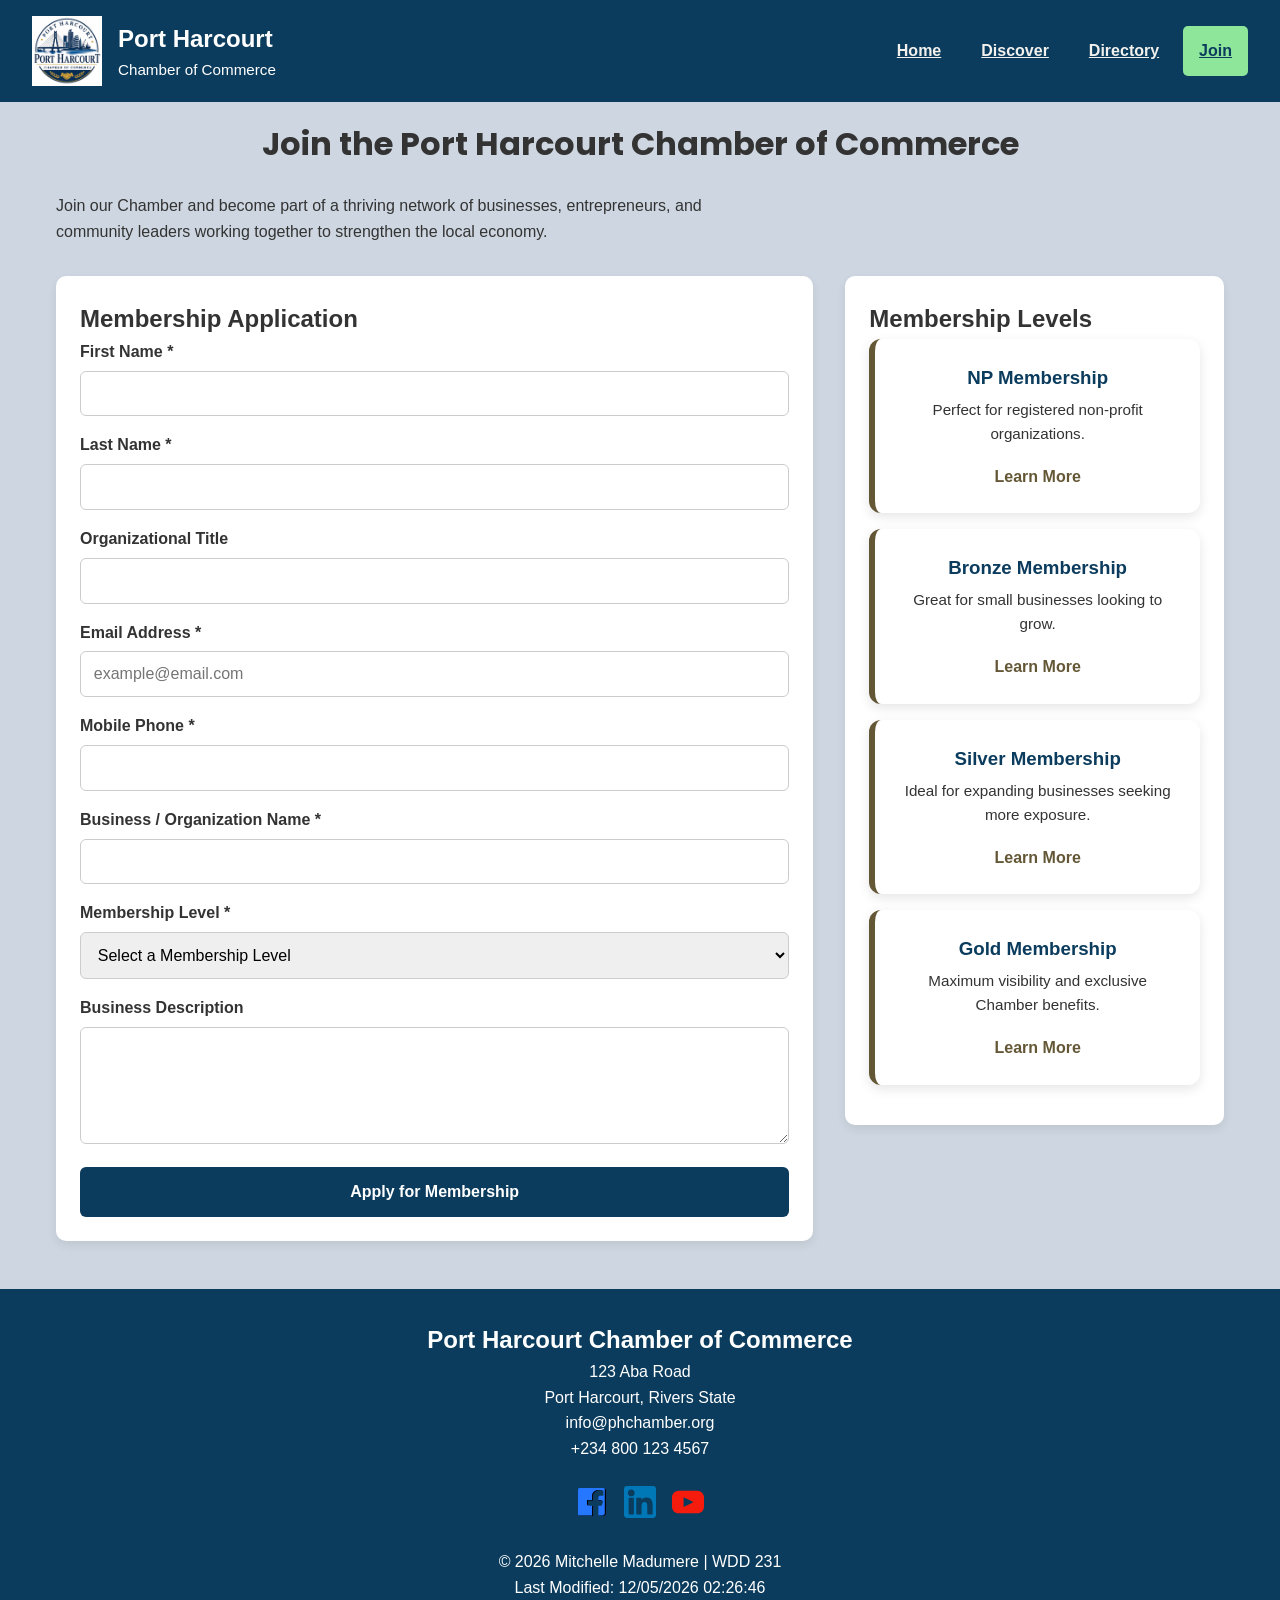
<file: chamber/join.html>
<!DOCTYPE html>
<html lang="en">
<head>
    <meta charset="UTF-8">
    <meta name="viewport" content="width=device-width, initial-scale=1.0">

    <title>Port Harcourt Chamber of Commerce | Join</title>

    <meta name="description" content="Apply for membership with the Port Harcourt Chamber of Commerce and enjoy networking, training, and business growth opportunities.">
    <meta name="author" content="Mitchelle Madumere">

    <!-- Favicon -->
    <link rel="icon" href="favicon.ico">

    <!-- Open Graph -->
    <meta property="og:title" content="Port Harcourt Chamber of Commerce">
    <meta property="og:description" content="Apply for membership with the Port Harcourt Chamber of Commerce and grow your business through networking, training, and community partnerships.">
    <meta property="og:image" content="https://mitchelle2.github.io/wdd231/chamber/images/chamber_logo.webp">
    <meta property="og:url" content="https://mitchelle2.github.io/wdd231/chamber/join.html">
    <meta property="og:type" content="website">

    <!-- Google Fonts -->
    <link rel="preconnect" href="https://fonts.googleapis.com">
    <link rel="preconnect" href="https://fonts.gstatic.com" crossorigin>

    <link href="https://fonts.googleapis.com/css2?family=Open+Sans:wght@400;600&family=Poppins:wght@600;700&display=swap" rel="stylesheet">

     <!-- CSS -->
    <link rel="stylesheet" href="styles/small.css">
    <link rel="stylesheet" href="styles/larger.css">

    <!-- JavaScript -->
    <script src="scripts/join.js" defer></script>
    <script src="scripts/date.js" defer></script>
    <script src="scripts/navigation.js" defer></script>
</head>

<body>

<header>

    <div class="top-bar">

        <div class="logo">
            <img src="images/chamber_logo.webp" alt="Port Harcourt Chamber Logo">

            <div class="site-name">
                <h2>Port Harcourt</h2>
                <p>Chamber of Commerce</p>
            </div>
        </div>

        <button id="menu" aria-label="Open Navigation Menu">
            ☰
        </button>

    </div>

    <nav>

        <ul class="navigation">

            <li><a href="index.html">Home</a></li>

            <li><a href="discover.html">Discover</a></li>

            <li><a href="directory.html">Directory</a></li>

            <li><a href="join.html" class="active" aria-current="page">Join</a></li>

        </ul>

    </nav>

</header>

<main>

    <h1>Join the Port Harcourt Chamber of Commerce</h1>

    <p class="intro">
        Join our Chamber and become part of a thriving network of businesses,
        entrepreneurs, and community leaders working together to strengthen the
        local economy.
    </p>

    <div class="join-grid">

        <!-- Membership Form -->
        <section class="application">

            <h2>Membership Application</h2>

            <form method="get" action="thankyou.html" id="joinForm">

    <label>
        First Name *
        <input
            type="text"
            id="firstname"
            name="firstname"
            title="Enter your first name"
            autocomplete="given-name"
            required>
    </label>

    <label>
        Last Name *
        <input
            type="text"
            id="lastname"
            name="lastname"
            title="Enter your last name"
            autocomplete="family-name"
            required>
    </label>

    <label>
        Organizational Title
        <input
            type="text"
            id="orgtitle"
            name="orgtitle"
            title="Enter your organizational title (minimum 7 letters)"
            autocomplete="organization-title"
            pattern="^[A-Za-z -]{7,}$">
    </label>

    <label>
        Email Address *
        <input
            type="email"
            id="email"
            name="email"
            title="Enter your email address"
            autocomplete="email"
            placeholder="example@email.com"
            required>
    </label>

    <label>
        Mobile Phone *
        <input
            type="tel"
            id="phone"
            name="phone"
            title="Enter your mobile phone number"
            autocomplete="tel"
            required>
    </label>

    <label>
        Business / Organization Name *
        <input
            type="text"
            id="organization"
            name="organization"
            title="Enter your business or organization name"
            autocomplete="organization"
            required>
    </label>

    <label>
        Membership Level *
        <select
            id="membership"
            name="membership"
            title="Choose a membership level"
            required>

            <option value="">Select a Membership Level</option>
            <option value="np">NP Membership</option>
            <option value="bronze">Bronze Membership</option>
            <option value="silver">Silver Membership</option>
            <option value="gold">Gold Membership</option>

        </select>
    </label>

    <label>
        Business Description
        <textarea
            id="description"
            name="description"
            title="Describe your organization"
            rows="5"></textarea>
    </label>

    <!-- Hidden Timestamp -->
    <input
        type="hidden"
        id="timestamp"
        name="timestamp">

    <input
        type="submit"
        value="Apply for Membership"
        class="submit-btn">

    </form>

</section>

        <!-- Membership Cards -->
        <aside class="membership-cards">    

            <h2>Membership Levels</h2>

            <div class="member-card">
                <h3>NP Membership</h3>
                <p>Perfect for registered non-profit organizations.</p>

                <a href="#" class="modal-link" data-modal="npModal">
                    Learn More
                </a>
            </div>

            <div class="member-card">
                <h3>Bronze Membership</h3>
                <p>Great for small businesses looking to grow.</p>

                <a href="#" class="modal-link" data-modal="bronzeModal">
                    Learn More
                </a>
            </div>

            <div class="member-card">
                <h3>Silver Membership</h3>
                <p>Ideal for expanding businesses seeking more exposure.</p>

                <a href="#" class="modal-link" data-modal="silverModal">
                    Learn More
                </a>
            </div>

            <div class="member-card">
                <h3>Gold Membership</h3>
                <p>Maximum visibility and exclusive Chamber benefits.</p>

                <a href="#" class="modal-link" data-modal="goldModal">
                    Learn More
                </a>
            </div>


                    </aside>

                </div>

</main>

<dialog id="npModal">

<h2>NP Membership</h2>

<p>

✔ No membership fee

✔ Chamber directory listing

✔ Networking opportunities

✔ Community events

</p>

<button class="close-modal">Close</button>

</dialog>

<dialog id="bronzeModal">

<h2>Bronze Membership</h2>

<p>

✔ Everything in NP

✔ Business workshops

✔ Marketing resources

✔ Member discounts

</p>

<button class="close-modal">Close</button>

</dialog>

<dialog id="silverModal">

<h2>Silver Membership</h2>

<p>

✔ Everything in Bronze

✔ Featured directory listing

✔ Social media promotion

✔ Event sponsorship discounts

</p>

<button class="close-modal">Close</button>

</dialog>

<dialog id="goldModal">

<h2>Gold Membership</h2>

<p>

✔ Everything in Silver

✔ Homepage business spotlight

✔ Premium advertising

✔ VIP networking events

✔ Chamber sponsorship opportunities

</p>

<button class="close-modal">Close</button>

</dialog>

<footer>

    <section>
        <h2>Port Harcourt Chamber of Commerce</h2>

        <p>123 Aba Road</p>
        <p>Port Harcourt, Rivers State</p>
        <p>info@phchamber.org</p>
        <p>+234 800 123 4567</p>
    </section>

    <section class="social">
    <a href="https://facebook.com" target="_blank">
        <img src="images/facebook.svg" alt="Facebook">
    </a>

    <a href="https://linkedin.com" target="_blank">
        <img src="images/linkedin.svg" alt="LinkedIn">
    </a>

    <a href="https://youtube.com" target="_blank">
        <img src="images/youtube.svg" alt="YouTube">
    </a>
</section>

    <section>
        <p>
            &copy; <span id="year"></span>
            Mitchelle Madumere | WDD 231
        </p>

        <p id="lastModified"></p>
    </section>

</footer>
</body>
</html>
</file>
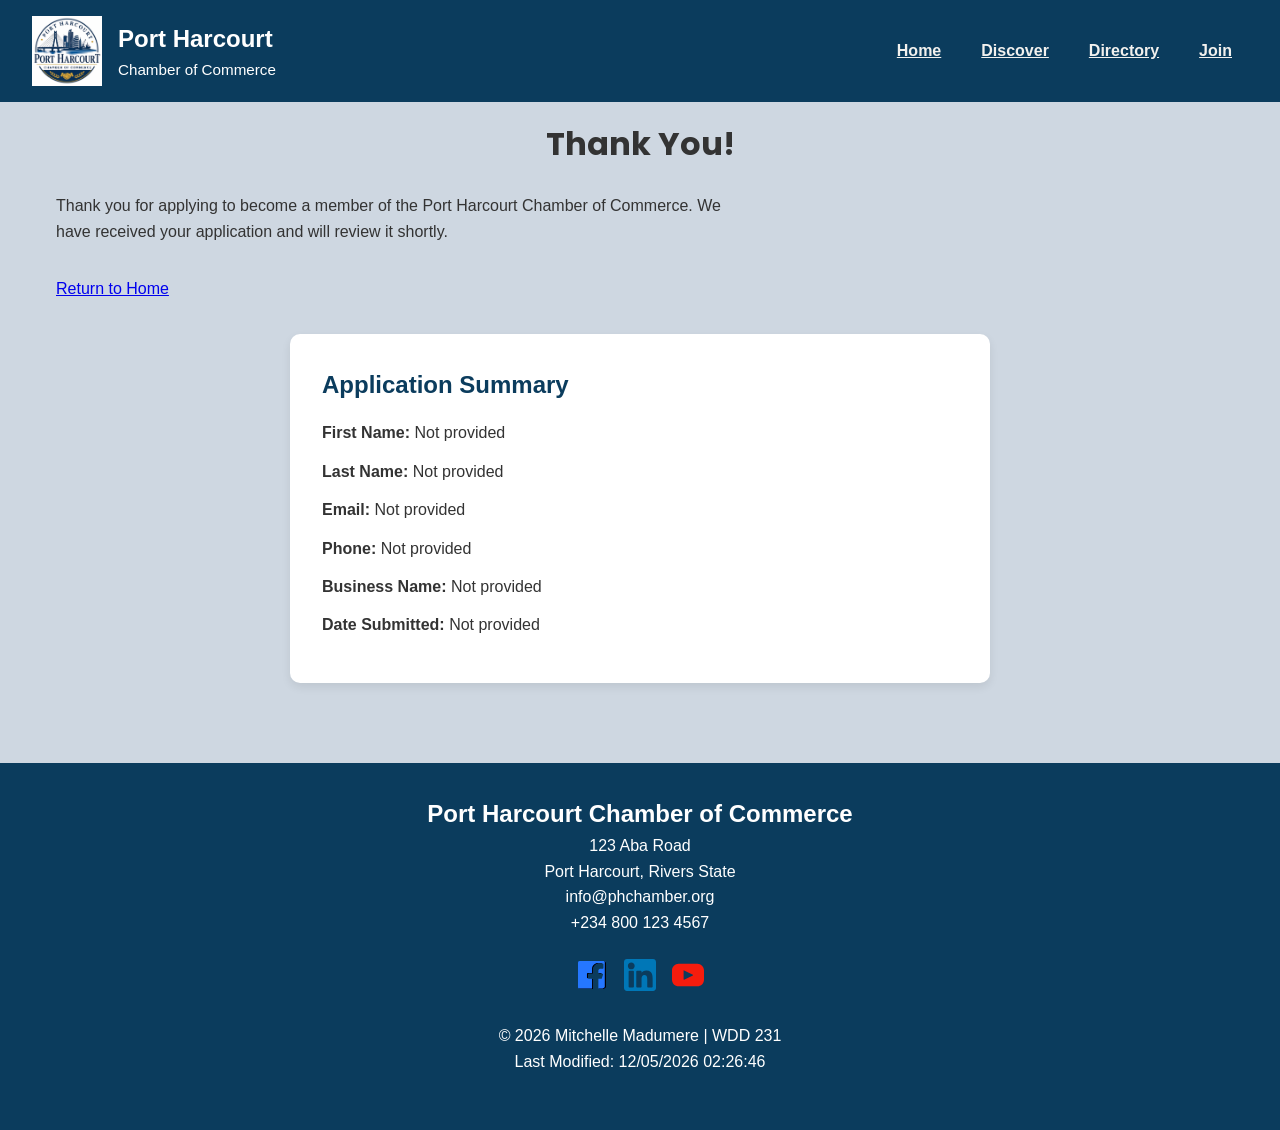
<file: chamber/thankyou.html>
<!DOCTYPE html>
<html lang="en">
<head>
    <meta charset="UTF-8">
    <meta name="viewport" content="width=device-width, initial-scale=1.0">

    <title>Port Harcourt Chamber of Commerce | Thank You</title>

    <meta name="description" content="Thank you for submitting your membership application to the Port Harcourt Chamber of Commerce.">
    <meta name="author" content="Mitchelle Madumere">

    <!-- Favicon -->
    <link rel="icon" href="favicon.ico">

    <!-- Open Graph -->
    <meta property="og:title" content="Port Harcourt Chamber of Commerce">
    <meta property="og:description" content="Explore businesses and organizations in Port Harcourt.">
    <meta property="og:image" content="https://mitchelle2.github.io/wdd231/chamber/images/facebook-image.jpg">
    <meta property="og:url" content="https://mitchelle2.github.io/wdd231/chamber/thankyou.html">
    <meta property="og:type" content="website">

    <!-- Google Fonts -->
    <link rel="preconnect" href="https://fonts.googleapis.com">
    <link rel="preconnect" href="https://fonts.gstatic.com" crossorigin>

    <link href="https://fonts.googleapis.com/css2?family=Open+Sans:wght@400;600&family=Poppins:wght@600;700&display=swap" rel="stylesheet">

    <!-- CSS -->
    <link rel="stylesheet" href="styles/small.css">
    <link rel="stylesheet" href="styles/larger.css">

    <!-- JavaScript -->
    <script src="scripts/thankyou.js" defer></script>
    <script src="scripts/date.js" defer></script>
    <script src="scripts/navigation.js" defer></script>
</head>

<body>

<header>

    <div class="top-bar">

        <div class="logo">
            <img src="images/chamber_logo.webp" alt="Port Harcourt Chamber Logo">

            <div class="site-name">
                <h2>Port Harcourt</h2>
                <p>Chamber of Commerce</p>
            </div>
        </div>

        <button id="menu" aria-label="Open Navigation Menu">
            ☰
        </button>

    </div>

    <nav>

        <ul class="navigation">

            <li><a href="index.html">Home</a></li>

            <li><a href="discover.html">Discover</a></li>

            <li><a href="directory.html">Directory</a></li>

            <li><a href="join.html">Join</a></li>

        </ul>

    </nav>

</header>

<main>

    <h1>Thank You!</h1>

    <p class="intro">
        Thank you for applying to become a member of the Port Harcourt Chamber of Commerce.
        We have received your application and will review it shortly.
    </p>

    <p>
    <a class="btn" href="index.html">
        Return to Home
    </a>
</p>

    <section class="thankyou-card">

        <h2>Application Summary</h2>

        <p><strong>First Name:</strong> <span id="firstName"></span></p>

        <p><strong>Last Name:</strong> <span id="lastName"></span></p>

        <p><strong>Email:</strong> <span id="email"></span></p>

        <p><strong>Phone:</strong> <span id="phone"></span></p>

        <p><strong>Business Name:</strong> <span id="organization"></span></p>

        <p><strong>Date Submitted:</strong> <span id="timestamp"></span></p>

    </section>

</main>

<footer>

    <section>
        <h2>Port Harcourt Chamber of Commerce</h2>

        <p>123 Aba Road</p>
        <p>Port Harcourt, Rivers State</p>
        <p>info@phchamber.org</p>
        <p>+234 800 123 4567</p>
    </section>

    <section class="social">
    <a href="https://facebook.com" target="_blank">
        <img src="images/facebook.svg" alt="Facebook">
    </a>

    <a href="https://linkedin.com" target="_blank">
        <img src="images/linkedin.svg" alt="LinkedIn">
    </a>

    <a href="https://youtube.com" target="_blank">
        <img src="images/youtube.svg" alt="YouTube">
    </a>
</section>

    <section>
        <p>
            &copy; <span id="year"></span>
            Mitchelle Madumere | WDD 231
        </p>

        <p id="lastModified"></p>
    </section>

</footer>
</body>
</html>
</file>
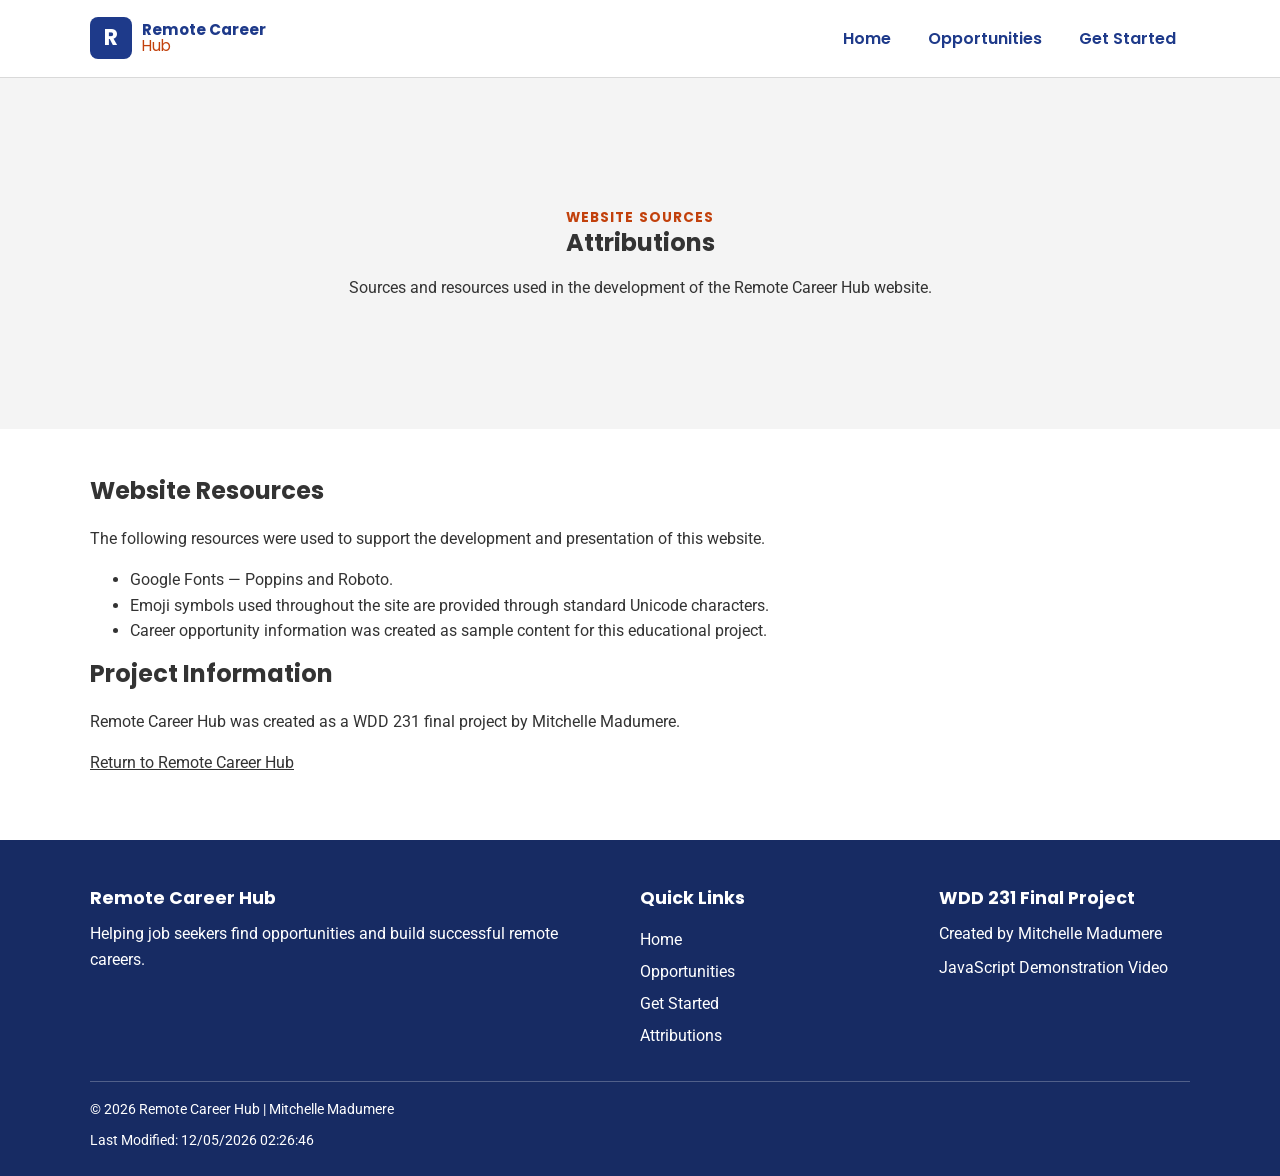
<file: finalproject/attributions.html>
<!DOCTYPE html>
<html lang="en-US">

<head>

    <meta charset="UTF-8">

    <meta name="viewport"
        content="width=device-width, initial-scale=1.0">

    <title>Attributions | Remote Career Hub</title>

    <meta name="description"
        content="Sources and attributions for the Remote Career Hub website and its career resources.">

    <meta name="author"
        content="Mitchelle Madumere">

    <!-- Favicon -->
    <link rel="icon"
        href="images/favicon.ico">

    <!-- Open Graph -->
    <meta property="og:title"
        content="Attributions | Remote Career Hub">

    <meta property="og:description"
        content="View the sources and attributions used to create the Remote Career Hub website and its career resources.">

    <meta property="og:image"
        content="https://mitchelle2.github.io/wdd231/finalproject/images/facebook.svg">

    <meta property="og:url"
        content="https://mitchelle2.github.io/wdd231/finalproject/attributions.html">

    <meta property="og:type"
        content="website">

    <!-- Google Fonts -->
    <link rel="preconnect"
        href="https://fonts.googleapis.com">

    <link rel="preconnect"
        href="https://fonts.gstatic.com"
        crossorigin>

    <link
        href="https://fonts.googleapis.com/css2?family=Poppins:wght@600;700&family=Roboto:wght@400;500;700&display=swap"
        rel="stylesheet">

    <!-- CSS -->
    <link rel="stylesheet"
        href="styles/small.css">

    <link rel="stylesheet"
        href="styles/larger.css">

    <!-- JavaScript -->
    <script
        src="scripts/main.js"
        type="module">
    </script>

</head>


<body>

    <header class="site-header">

        <div class="header-container">

            <a class="logo"
                href="index.html"
                aria-label="Remote Career Hub Home">

                <span class="logo-icon">R</span>

                <span class="logo-text">
                    <strong>Remote Career</strong>
                    <span>Hub</span>
                </span>

            </a>


            <button
                id="menu"
                class="menu-button"
                type="button"
                aria-label="Open navigation menu"
                aria-expanded="false">

                ☰

            </button>


            <nav
                class="site-nav"
                aria-label="Main navigation">

                <ul class="navigation">

                    <li>
                        <a href="index.html">
                            Home
                        </a>
                    </li>

                    <li>
                        <a href="opportunities.html">
                            Opportunities
                        </a>
                    </li>

                    <li>
                        <a href="contact.html">
                            Get Started
                        </a>
                    </li>

                </ul>

            </nav>

        </div>

    </header>


    <main>

        <section class="page-header">

            <div class="section-container">

                <p class="section-label">
                    WEBSITE SOURCES
                </p>

                <h1>
                    Attributions
                </h1>

                <p>
                    Sources and resources used in the development
                    of the Remote Career Hub website.
                </p>

            </div>

        </section>


        <section class="section-container attribution-content">

            <h2>
                Website Resources
            </h2>

            <p>
                The following resources were used to support the
                development and presentation of this website.
            </p>


            <ul>

                <li>
                    Google Fonts —
                    Poppins and Roboto.
                </li>

                <li>
                    Emoji symbols used throughout the site
                    are provided through standard Unicode characters.
                </li>

                <li>
                    Career opportunity information was created
                    as sample content for this educational project.
                </li>

            </ul>


            <h2>
                Project Information
            </h2>

            <p>
                Remote Career Hub was created as a WDD 231
                final project by Mitchelle Madumere.
            </p>


            <p>
                <a href="index.html">
                    Return to Remote Career Hub
                </a>
            </p>

        </section>

    </main>


    <footer class="site-footer">

        <div class="footer-container">

            <div class="footer-brand">

                <h2>
                    Remote Career Hub
                </h2>

                <p>
                    Helping job seekers find opportunities
                    and build successful remote careers.
                </p>

            </div>


            <div class="footer-links">

                <h2>
                    Quick Links
                </h2>

                <a href="index.html">
                    Home
                </a>

                <a href="opportunities.html">
                    Opportunities
                </a>

                <a href="contact.html">
                    Get Started
                </a>

                <a href="attributions.html">
                    Attributions
                </a>

            </div>


            <div class="footer-project">

                <h2>
                    WDD 231 Final Project
                </h2>

                <p>
                    Created by Mitchelle Madumere
                </p>

                <a href="https://www.loom.com/share/5a8cdb4cf31549f8a8f1b12bb76fcca2"
                    target="_blank"
                    rel="noopener">

                    JavaScript Demonstration Video

                </a>

            </div>

        </div>


        <div class="footer-bottom">

            <p>
                &copy;
                <span id="current-year"></span>
                Remote Career Hub |
                Mitchelle Madumere
            </p>

            <p id="last-modified"></p>

        </div>

    </footer>

</body>

</html>
</file>
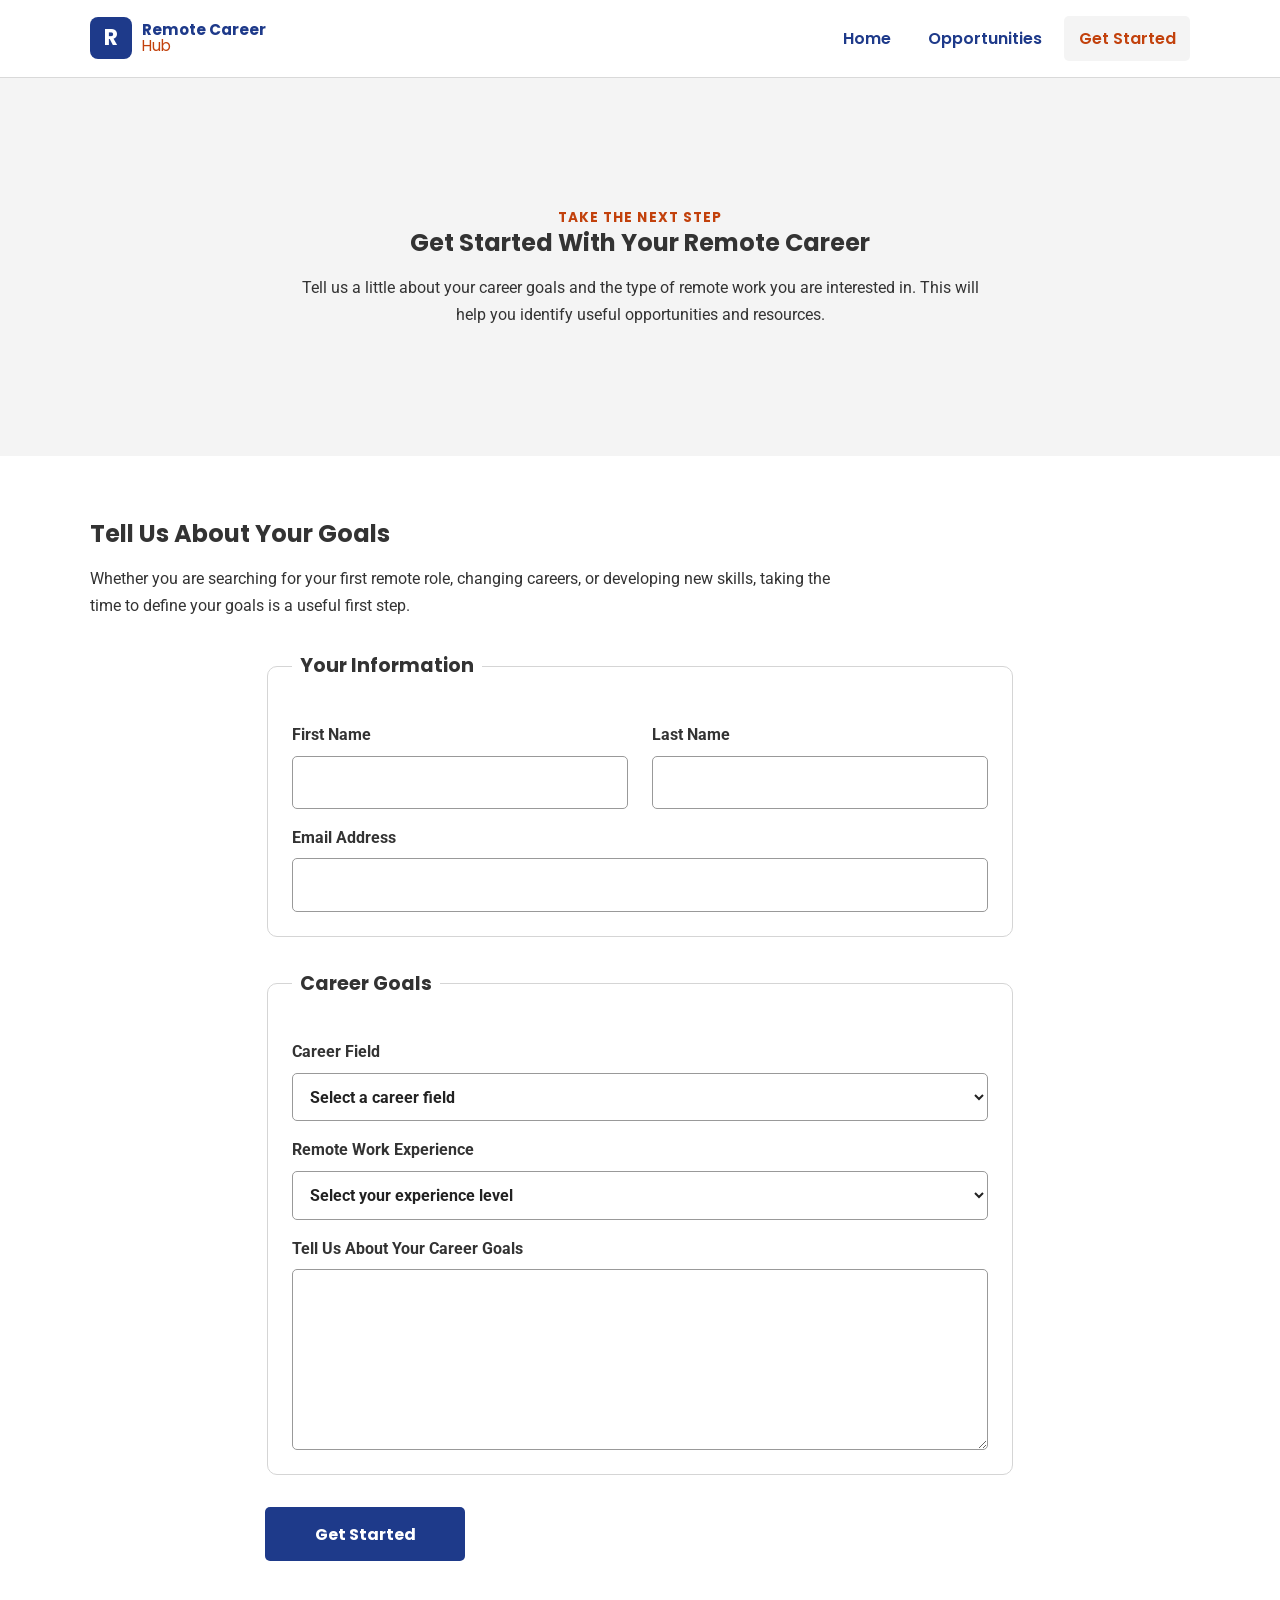
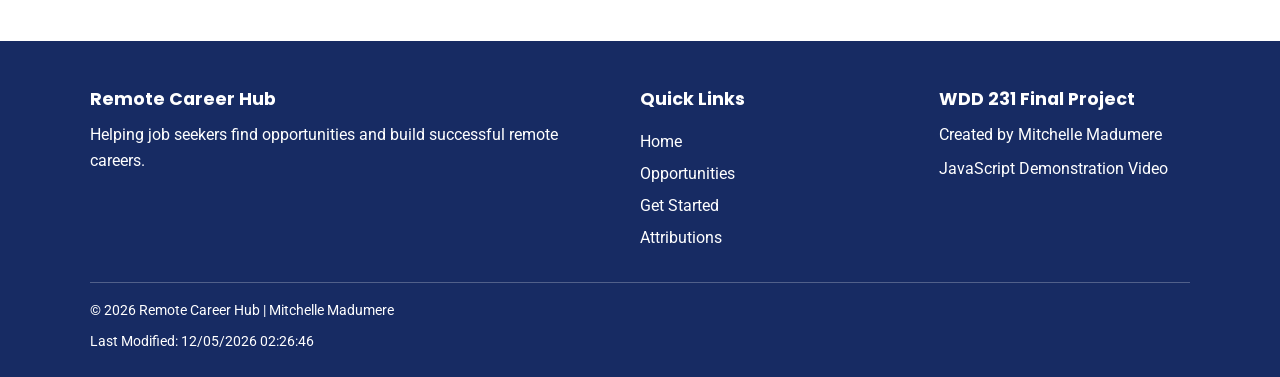
<file: finalproject/contact.html>
<!DOCTYPE html>
<html lang="en">
<head>
    <meta charset="UTF-8">
    <meta name="viewport" content="width=device-width, initial-scale=1.0">
    <title>Get Started | Remote Career Hub</title>
    <meta name="description"  content="Get started with Remote Career Hub by sharing your career goals and exploring resources for building a successful remote career.">
    <meta name="author" content="Mitchelle Madumere">
    <link rel="icon" href="images/favicon.ico">

    <!-- Open Graph -->
    <meta property="og:title" content="Get Started | Remote Career Hub">
    <meta property="og:description" content="Take the next step toward building your remote career with Remote Career Hub.">
    <meta property="og:image" content="https://mitchelle2.github.io/wdd231/finalproject/images/facebook.svg">
    <meta property="og:url" content="https://mitchelle2.github.io/wdd231/finalproject/contact.html">
    <meta property="og:type" content="website">

    <!-- Google Fonts -->
    <link rel="preconnect" href="https://fonts.googleapis.com">
    <link rel="preconnect" href="https://fonts.gstatic.com" crossorigin>
    <link href="https://fonts.googleapis.com/css2?family=Poppins:wght@600;700&family=Roboto:wght@400;500;700&display=swap"
        rel="stylesheet">

    <!-- CSS -->
    <link rel="stylesheet" href="styles/small.css">
    <link rel="stylesheet" href="styles/larger.css">

    <!-- JavaScript -->
    <script src="scripts/contact.js" type="module"></script>
</head>

<body>

<header class="site-header">

    <div class="header-container">

        <a class="logo"
           href="index.html"
           aria-label="Remote Career Hub Home">

            <span class="logo-icon">R</span>

            <span class="logo-text">
                <strong>Remote Career</strong>
                <span>Hub</span>
            </span>

        </a>

        <button
            id="menu"
            class="menu-button"
            type="button"
            aria-label="Open navigation menu"
            aria-expanded="false">
            ☰
        </button>

        <nav class="site-nav" aria-label="Main navigation">

            <ul class="navigation">

                <li>
                    <a href="index.html">
                        Home
                    </a>
                </li>

                <li>
                    <a href="opportunities.html">
                        Opportunities
                    </a>
                </li>

                <li>
                    <a href="contact.html"
                       class="active"
                       aria-current="page">
                        Get Started
                    </a>
                </li>

            </ul>

        </nav>

    </div>

</header>


<main>

    <section class="page-header">

        <div class="section-container">

            <p class="section-label">
                TAKE THE NEXT STEP
            </p>

            <h1>
                Get Started With Your Remote Career
            </h1>

            <p>
                Tell us a little about your career goals and the type
                of remote work you are interested in. This will help
                you identify useful opportunities and resources.
            </p>

        </div>

    </section>


    <section class="contact-section section-container">

        <div class="contact-intro">

            <h2>
                Tell Us About Your Goals
            </h2>

            <p>
                Whether you are searching for your first remote role,
                changing careers, or developing new skills, taking
                the time to define your goals is a useful first step.
            </p>

        </div>


        <form
            class="career-form"
            action="thankyou.html"
            method="get">

            <fieldset>

                <legend>
                    Your Information
                </legend>

                <label for="first-name">
                    First Name
                    <input
                        type="text"
                        id="first-name"
                        name="first-name"
                        autocomplete="given-name"
                        required>
                </label>


                <label for="last-name">
                    Last Name
                    <input
                        type="text"
                        id="last-name"
                        name="last-name"
                        autocomplete="family-name"
                        required>
                </label>


                <label for="email">
                    Email Address
                    <input
                        type="email"
                        id="email"
                        name="email"
                        autocomplete="email"
                        required>
                </label>

            </fieldset>


            <fieldset>

                <legend>
                    Career Goals
                </legend>


                <label for="career-field">
                    Career Field
                    <select
                        id="career-field"
                        name="career-field"
                        required>

                        <option value="" selected disabled>
                            Select a career field
                        </option>

                        <option value="customer-support">
                            Customer Support
                        </option>

                        <option value="data-administration">
                            Data & Administration
                        </option>

                        <option value="technology">
                            Technology
                        </option>

                        <option value="marketing">
                            Marketing
                        </option>

                        <option value="writing">
                            Writing
                        </option>

                        <option value="other">
                            Other
                        </option>

                    </select>
                </label>


                <label for="experience">
                    Remote Work Experience
                    <select
                        id="experience"
                        name="experience"
                        required>

                        <option value="" selected disabled>
                            Select your experience level
                        </option>

                        <option value="beginner">
                            I am new to remote work
                        </option>

                        <option value="some-experience">
                            I have some remote experience
                        </option>

                        <option value="experienced">
                            I have significant remote experience
                        </option>

                    </select>
                </label>


                <label for="goals">
                    Tell Us About Your Career Goals
                    <textarea
                        id="goals"
                        name="goals"
                        rows="6"
                        required></textarea>
                </label>

            </fieldset>


            <button
                class="form-submit"
                type="submit">
                Get Started
            </button>

        </form>

    </section>

</main>


<footer class="site-footer">

    <div class="footer-container">

        <div class="footer-brand">

            <h2>
                Remote Career Hub
            </h2>

            <p>
                Helping job seekers find opportunities and build
                successful remote careers.
            </p>

        </div>


        <div class="footer-links">

            <h2>
                Quick Links
            </h2>

            <a href="index.html">
                Home
            </a>

            <a href="opportunities.html">
                Opportunities
            </a>

            <a href="contact.html">
                Get Started
            </a>

            <a href="attributions.html">
                Attributions
            </a>

        </div>


        <div class="footer-project">

            <h2>
                WDD 231 Final Project
            </h2>

            <p>
                Created by Mitchelle Madumere
            </p>

            <a href="https://www.loom.com/share/5a8cdb4cf31549f8a8f1b12bb76fcca2"
               target="_blank"
               rel="noopener">
                JavaScript Demonstration Video
            </a>

        </div>

    </div>


    <div class="footer-bottom">

        <p>
            &copy;
            <span id="current-year"></span>
            Remote Career Hub | Mitchelle Madumere
        </p>

        <p id="last-modified"></p>

    </div>

</footer>

</body>
</html>
</file>
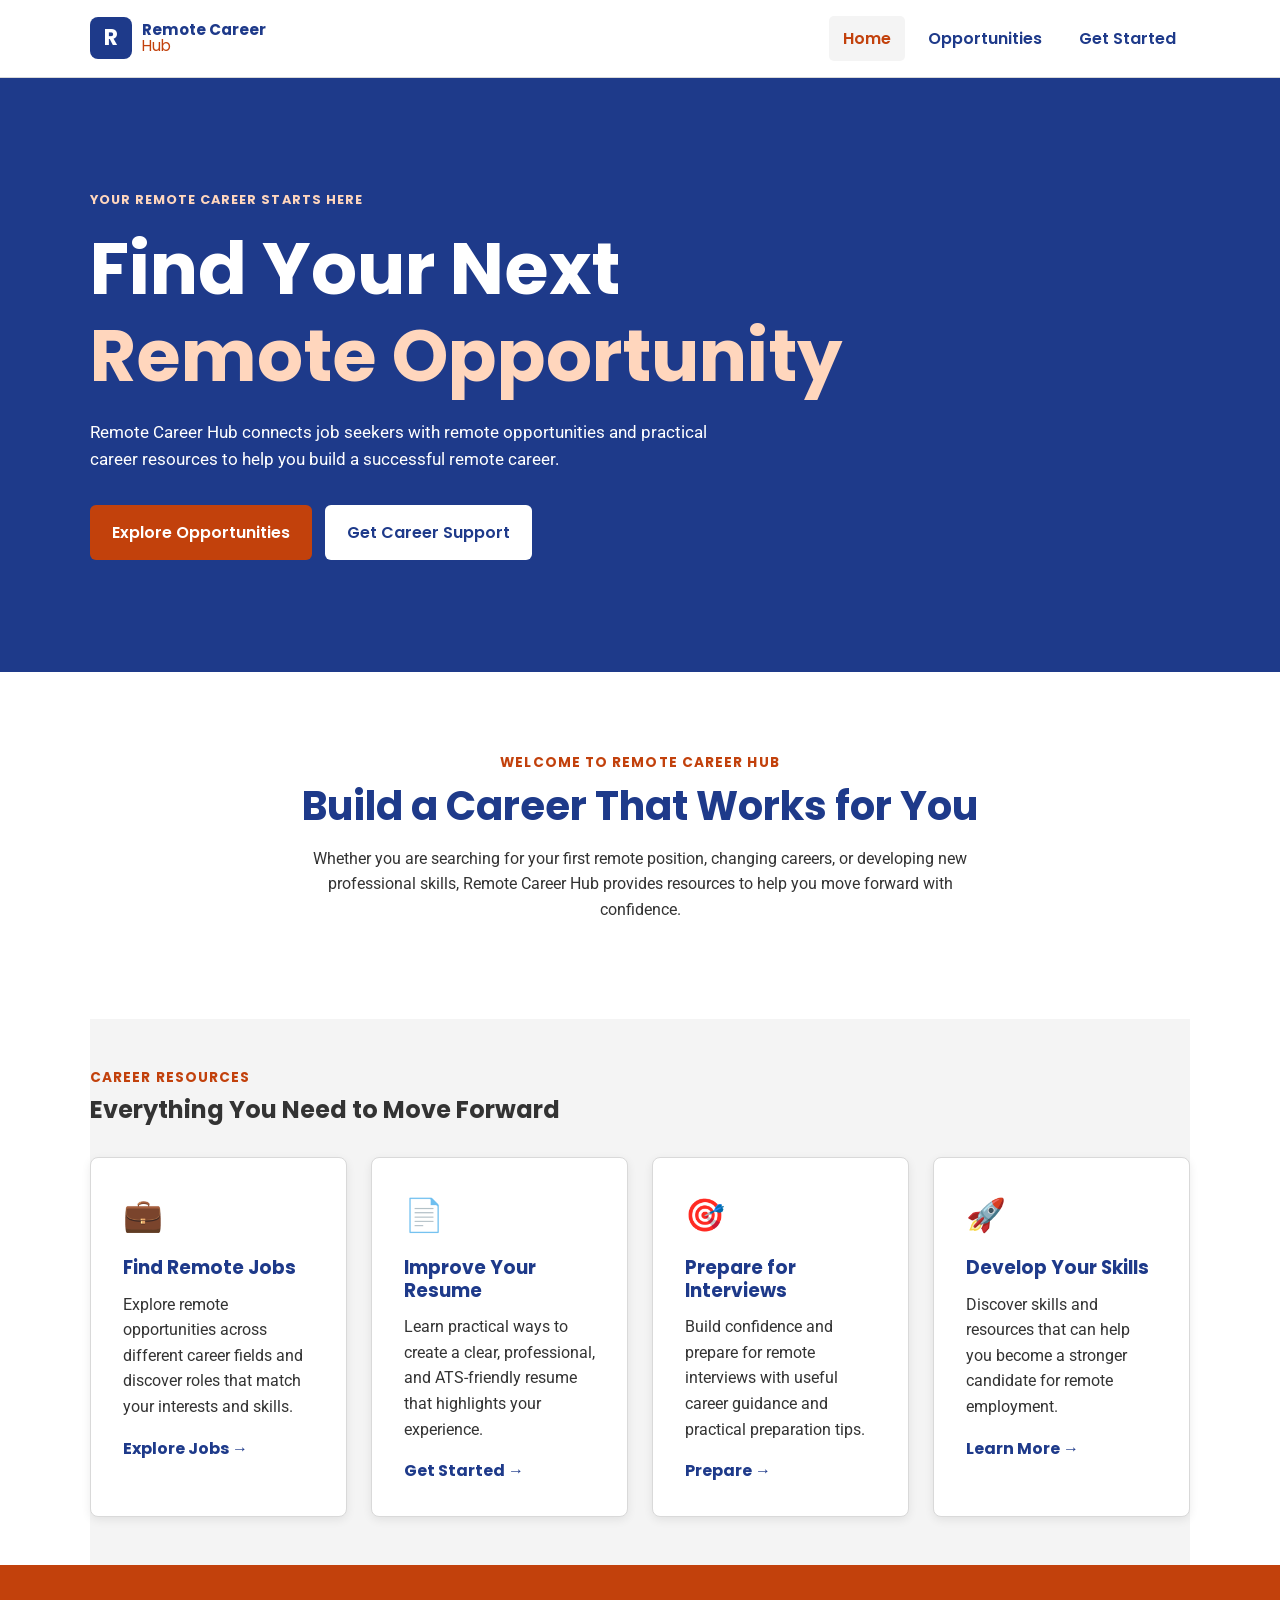
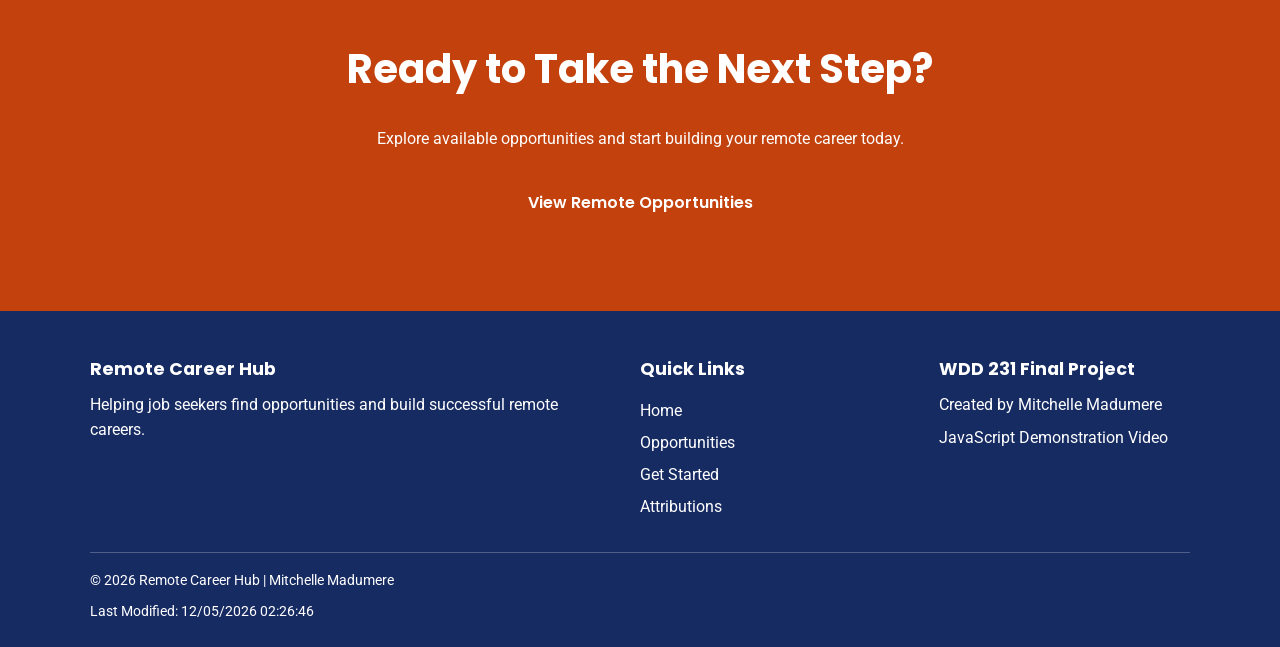
<file: finalproject/final.html>
<!DOCTYPE html>
<html lang="en">
<head>
    <meta charset="UTF-8">
    <meta name="viewport" content="width=device-width, initial-scale=1.0">
    <title>Remote Career Hub | Find Your Next Remote Opportunity</title>
    <meta name="description"  content="Remote Career Hub helps job seekers discover remote career opportunities, improve their resumes, prepare for interviews, and develop skills for remote work.">
    <meta name="author" content="Mitchelle Madumere">

    <!-- Favicon -->
    <link rel="icon" href="images/favicon.ico">

    <!-- Open Graph -->
    <meta property="og:title" content="Remote Career Hub">
    <meta property="og:description" content="Discover remote career opportunities and resources to help you succeed in the remote workplace."> 
    <meta property="og:image" content="https://mitchelle2.github.io/wdd231/final/images/social-preview.jpg">
    <meta property="og:url" content="https://mitchelle2.github.io/wdd231/final/">
    <meta property="og:type" content="website">

    <!-- Google Fonts -->
    <link rel="preconnect" href="https://fonts.googleapis.com">
    <link rel="preconnect" href="https://fonts.gstatic.com" crossorigin>
    <link href="https://fonts.googleapis.com/css2?family=Poppins:wght@600;700&family=Roboto:wght@400;500;700&display=swap"
        rel="stylesheet">

    <!-- CSS -->
    <link rel="stylesheet" href="styles/small.css">
    <link rel="stylesheet" href="styles/larger.css">

    <!-- JavaScript -->
    <script src="scripts/main.js" type="module"></script>
</head>

<body>

<header class="site-header">

    <div class="header-container">

        <a class="logo" href="final.html" aria-label="Remote Career Hub Home">
            <span class="logo-icon">R</span>

            <span class="logo-text">
                <strong>Remote Career</strong>
                <span>Hub</span>
            </span>
        </a>

        <button
            id="menu"
            class="menu-button"
            type="button"
            aria-label="Open navigation menu"
            aria-expanded="false">
            ☰
        </button>

        <nav class="site-nav" aria-label="Main navigation">

            <ul class="navigation">

                <li>
                    <a href="index.html"
                       class="active"
                       aria-current="page">
                        Home
                    </a>
                </li>

                <li>
                    <a href="opportunities.html">
                        Opportunities
                    </a>
                </li>

                <li>
                    <a href="contact.html">
                        Get Started
                    </a>
                </li>

            </ul>

        </nav>

    </div>

</header>


<main>

    <!-- Hero Section -->
    <section class="hero">

        <div class="hero-content">

            <p class="eyebrow">YOUR REMOTE CAREER STARTS HERE</p>

            <h1>
                Find Your Next
                <span>Remote Opportunity</span>
            </h1>

            <p class="hero-text">
                Remote Career Hub connects job seekers with remote
                opportunities and practical career resources to help
                you build a successful remote career.
            </p>

            <div class="hero-buttons">

                <a class="button primary-button"
                   href="opportunities.html">
                    Explore Opportunities
                </a>

                <a class="button secondary-button"
                   href="contact.html">
                    Get Career Support
                </a>

            </div>

        </div>

    </section>


    <!-- Introduction -->
    <section class="intro section-container">

        <p class="section-label">WELCOME TO REMOTE CAREER HUB</p>

        <h2>Build a Career That Works for You</h2>

        <p>
            Whether you are searching for your first remote position,
            changing careers, or developing new professional skills,
            Remote Career Hub provides resources to help you move
            forward with confidence.
        </p>

    </section>


    <!-- Resources -->
    <section class="resources section-container">

        <div class="section-heading">

            <p class="section-label">CAREER RESOURCES</p>

            <h2>Everything You Need to Move Forward</h2>

        </div>


        <div class="resource-grid">

            <article class="resource-card">

                <div class="resource-icon" aria-hidden="true">
                    💼
                </div>

                <h3>Find Remote Jobs</h3>

                <p>
                    Explore remote opportunities across different
                    career fields and discover roles that match
                    your interests and skills.
                </p>

                <a href="opportunities.html">
                    Explore Jobs →
                </a>

            </article>


            <article class="resource-card">

                <div class="resource-icon" aria-hidden="true">
                    📄
                </div>

                <h3>Improve Your Resume</h3>

                <p>
                    Learn practical ways to create a clear,
                    professional, and ATS-friendly resume that
                    highlights your experience.
                </p>

                <a href="contact.html">
                    Get Started →
                </a>

            </article>


            <article class="resource-card">

                <div class="resource-icon" aria-hidden="true">
                    🎯
                </div>

                <h3>Prepare for Interviews</h3>

                <p>
                    Build confidence and prepare for remote
                    interviews with useful career guidance and
                    practical preparation tips.
                </p>

                <a href="contact.html">
                    Prepare →
                </a>

            </article>


            <article class="resource-card">

                <div class="resource-icon" aria-hidden="true">
                    🚀
                </div>

                <h3>Develop Your Skills</h3>

                <p>
                    Discover skills and resources that can help
                    you become a stronger candidate for remote
                    employment.
                </p>

                <a href="contact.html">
                    Learn More →
                </a>

            </article>

        </div>

    </section>


    <!-- Call to Action -->
    <section class="cta">

        <div class="cta-content">

            <h2>Ready to Take the Next Step?</h2>

            <p>
                Explore available opportunities and start building
                your remote career today.
            </p>

            <a class="button primary-button"
               href="opportunities.html">
                View Remote Opportunities
            </a>

        </div>

    </section>

</main>


<footer class="site-footer">

    <div class="footer-container">

        <div class="footer-brand">

            <h2>Remote Career Hub</h2>

            <p>
                Helping job seekers find opportunities and build
                successful remote careers.
            </p>

        </div>


        <div class="footer-links">

            <h2>Quick Links</h2>

            <a href="final.html">Home</a>
            <a href="opportunities.html">Opportunities</a>
            <a href="contact.html">Get Started</a>
            <a href="attributions.html">Attributions</a>

        </div>


        <div class="footer-project">

            <h2>WDD 231 Final Project</h2>

            <p>
                Created by Mitchelle Madumere
            </p>

            <a href="#" target="_blank" rel="noopener">
                JavaScript Demonstration Video
            </a>

        </div>

    </div>


    <div class="footer-bottom">

        <p>
            &copy; <span id="current-year"></span>
            Remote Career Hub | Mitchelle Madumere
        </p>

        <p id="last-modified"></p>

    </div>

</footer>

</body>
</html>
</file>
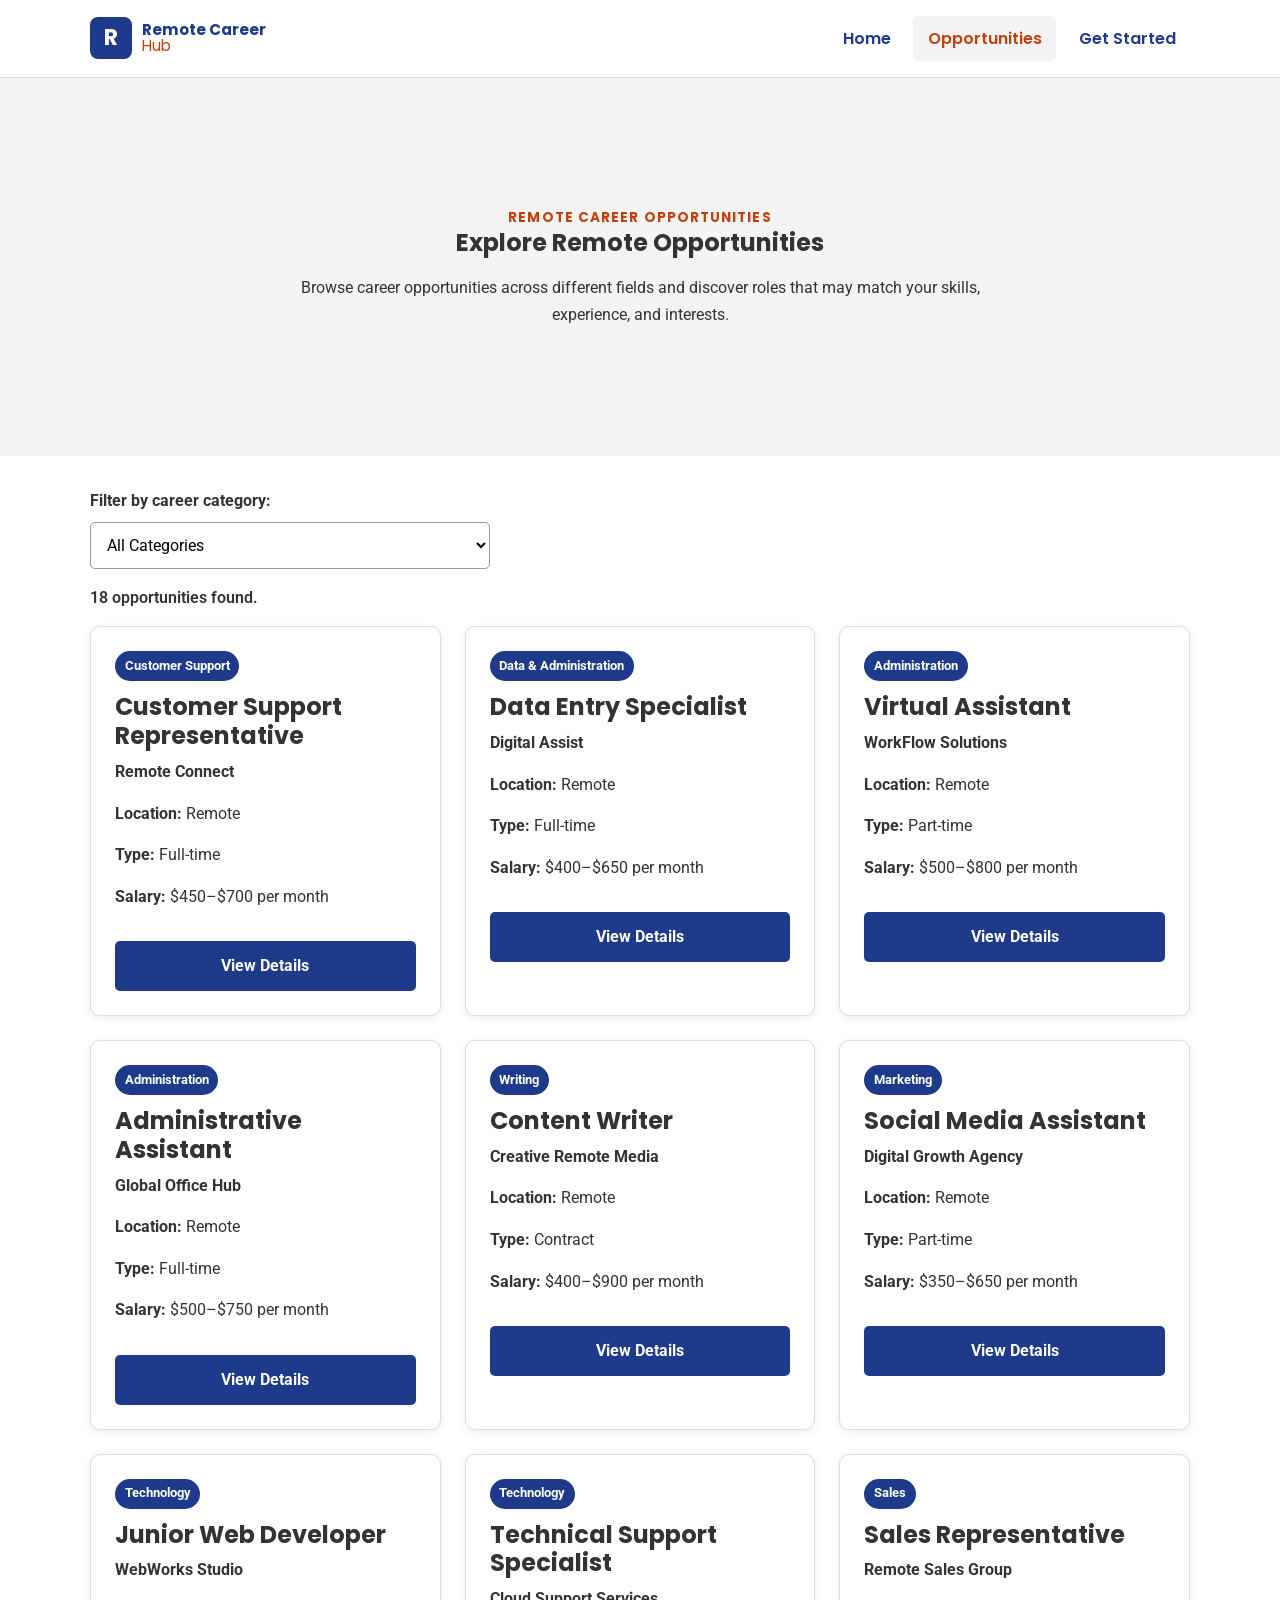
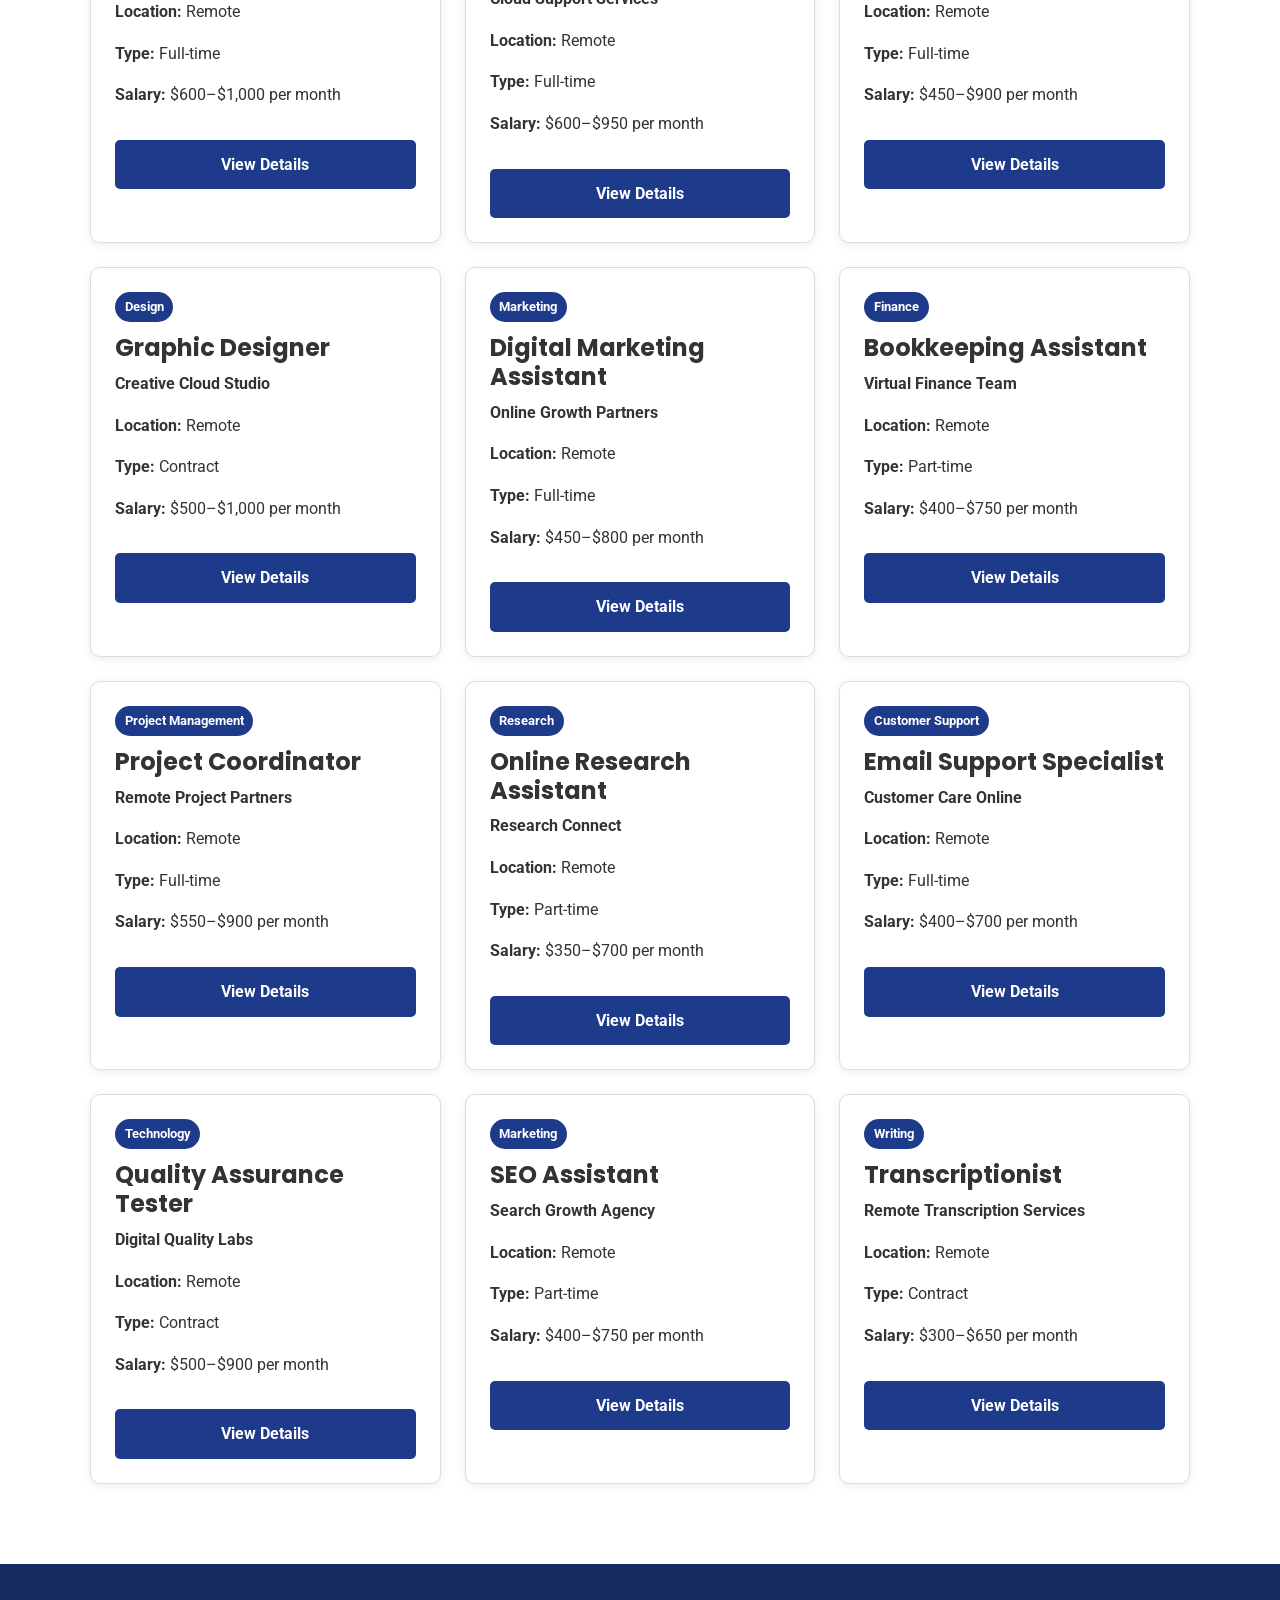
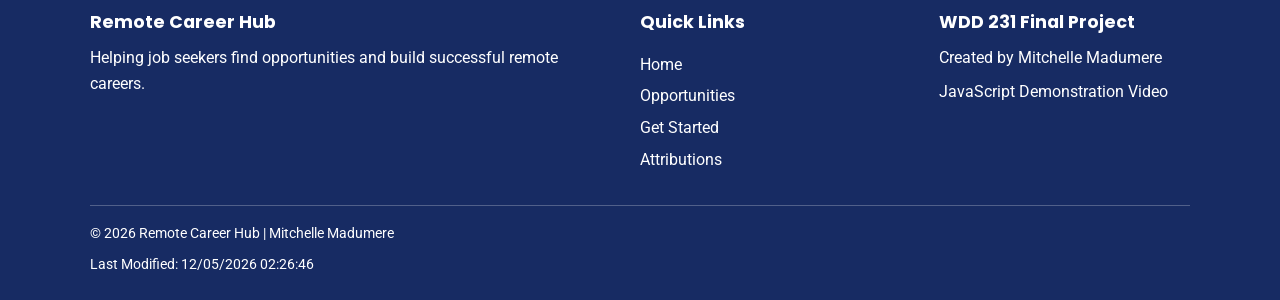
<file: finalproject/opportunities.html>
<!DOCTYPE html>
<html lang="en">
<head>
    <meta charset="UTF-8">
    <meta name="viewport" content="width=device-width, initial-scale=1.0">

    <title>Remote Opportunities | Remote Career Hub</title>

    <meta name="description" content="Explore remote career opportunities across customer support, technology, administration, marketing, writing, and other career fields.">
    <meta name="author" content="Mitchelle Madumere">
    <link rel="icon" href="images/favicon.ico">

    <!-- Open Graph -->
    <meta property="og:title" content="Remote Opportunities | Remote Career Hub">
    <meta property="og:description" content="Explore remote career opportunities and discover roles that match your skills and interests.">
    <meta property="og:image" content="https://mitchelle2.github.io/wdd231/finalproject/images/facebook.svg">
    <meta property="og:url"  content="https://mitchelle2.github.io/wdd231/finalproject/opportunities.html">
    <meta property="og:type" content="website">

    <!-- Google Fonts -->
    <link rel="preconnect" href="https://fonts.googleapis.com">
    <link rel="preconnect" href="https://fonts.gstatic.com" crossorigin>
    <link  href="https://fonts.googleapis.com/css2?family=Poppins:wght@600;700&family=Roboto:wght@400;500;700&display=swap"
        rel="stylesheet">

    <!-- CSS -->
    <link rel="stylesheet" href="styles/small.css">
    <link rel="stylesheet" href="styles/larger.css">

    <!-- JavaScript Module -->
    <script src="scripts/opportunities.js" type="module"></script>
</head>

<body>

<header class="site-header">

    <div class="header-container">

        <a class="logo" href="index.html" aria-label="Remote Career Hub Home">

            <span class="logo-icon">R</span>

            <span class="logo-text">
                <strong>Remote Career</strong>
                <span>Hub</span>
            </span>

        </a>

        <button
            id="menu"
            class="menu-button"
            type="button"
            aria-label="Open navigation menu"
            aria-expanded="false">
            ☰
        </button>

        <nav class="site-nav" aria-label="Main navigation">

            <ul class="navigation">

                <li>
                    <a href="index.html">
                        Home
                    </a>
                </li>

                <li>
                    <a href="opportunities.html"
                       class="active"
                       aria-current="page">
                        Opportunities
                    </a>
                </li>

                <li>
                    <a href="contact.html">
                        Get Started
                    </a>
                </li>

            </ul>

        </nav>

    </div>

</header>


<main>

    <section class="page-header">

        <div class="section-container">

            <p class="section-label">REMOTE CAREER OPPORTUNITIES</p>

            <h1>Explore Remote Opportunities</h1>

            <p>
                Browse career opportunities across different fields
                and discover roles that may match your skills,
                experience, and interests.
            </p>

        </div>

    </section>


    <section class="opportunities-section section-container">

        <div class="filter-container">

            <label for="category-filter">
                Filter by career category:
            </label>

            <select id="category-filter">
                <option value="all">All Categories</option>
            </select>

        </div>


        <p id="results-message" aria-live="polite"></p>


        <div id="opportunities-grid" class="opportunities-grid">
            <!-- JavaScript will generate the opportunities here -->
        </div>


        <p id="loading-message">
            Loading opportunities...
        </p>

    </section>

</main>


<!-- Opportunity Details Modal -->

<dialog id="opportunity-modal">

    <div class="modal-content">

        <button
            id="close-modal"
            class="modal-close"
            type="button"
            aria-label="Close opportunity details">
            &times;
        </button>

        <div id="modal-content">
            <!-- JavaScript will insert details here -->
        </div>

    </div>

</dialog>


<footer class="site-footer">

    <div class="footer-container">

        <div class="footer-brand">

            <h2>Remote Career Hub</h2>

            <p>
                Helping job seekers find opportunities and build
                successful remote careers.
            </p>

        </div>


        <div class="footer-links">

            <h2>Quick Links</h2>

            <a href="index.html">Home</a>
            <a href="opportunities.html">Opportunities</a>
            <a href="contact.html">Get Started</a>
            <a href="attributions.html">Attributions</a>

        </div>


        <div class="footer-project">

            <h2>WDD 231 Final Project</h2>

            <p>
                Created by Mitchelle Madumere
            </p>

            <a href="https://www.loom.com/share/5a8cdb4cf31549f8a8f1b12bb76fcca2" target="_blank" rel="noopener">
                JavaScript Demonstration Video
            </a>

        </div>

    </div>


    <div class="footer-bottom">

        <p>
            &copy; <span id="current-year"></span>
            Remote Career Hub | Mitchelle Madumere
        </p>

        <p id="last-modified"></p>

    </div>

</footer>

</body>
</html>
</file>
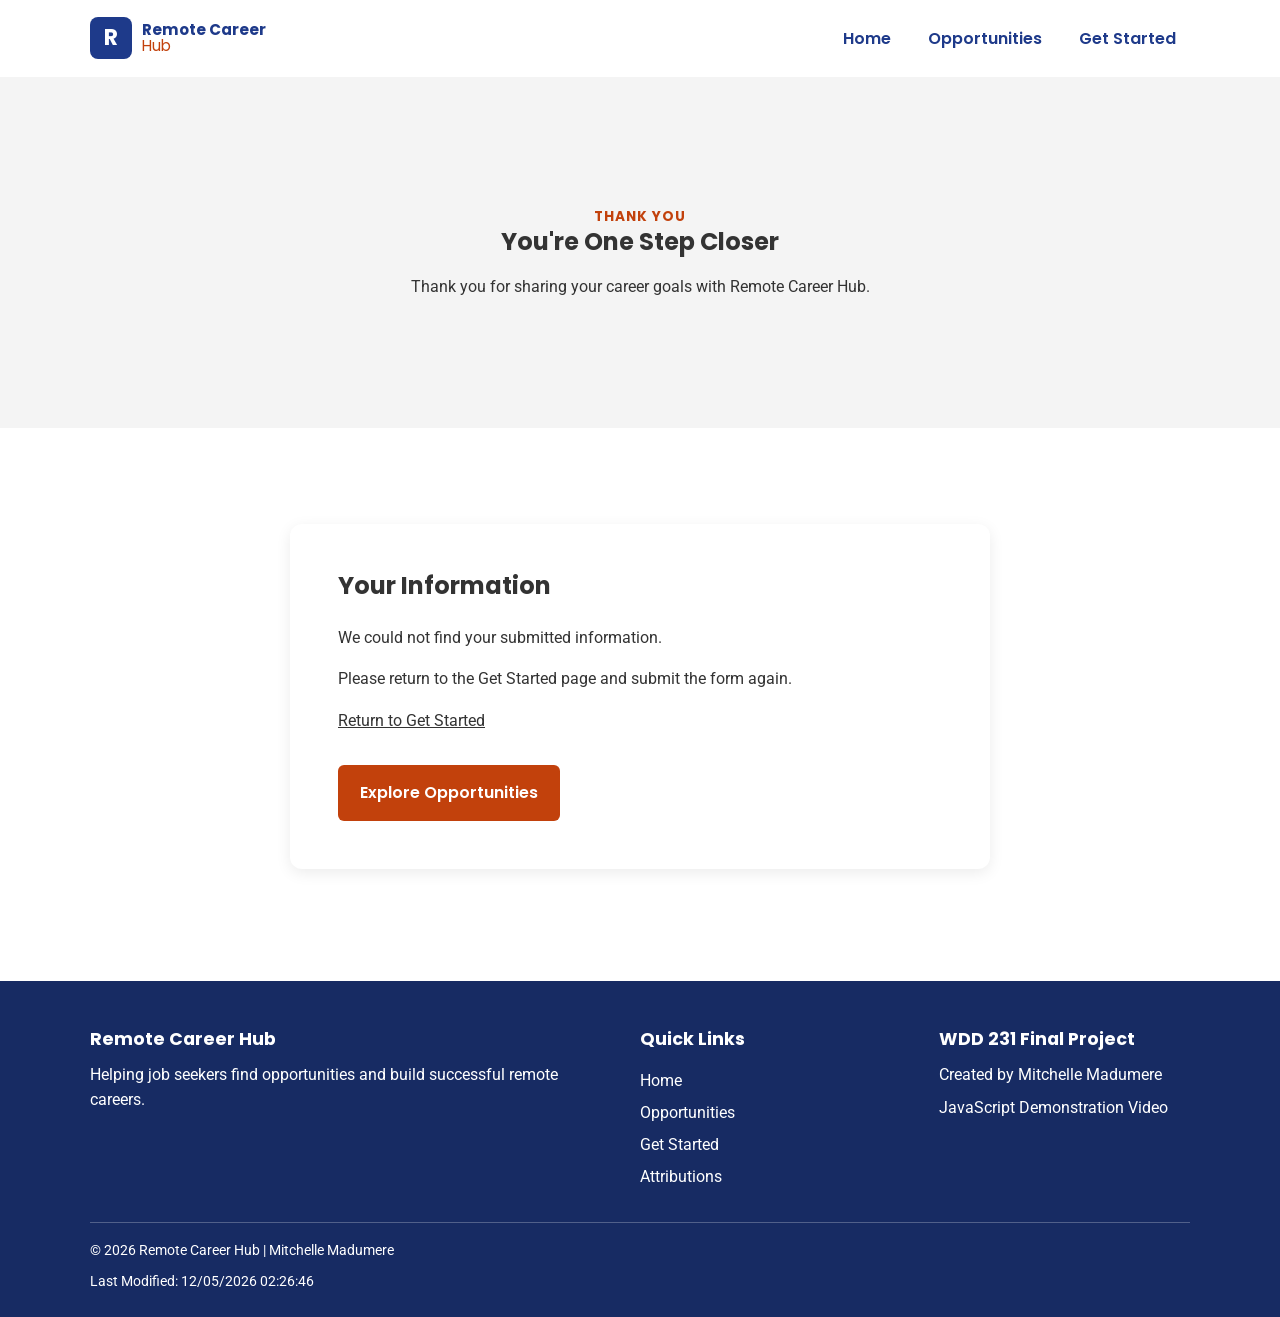
<file: finalproject/thankyou.html>
<!DOCTYPE html>
<html lang="en">

<head>

    <meta charset="UTF-8">
    <meta name="viewport"  content="width=device-width, initial-scale=1.0">
    <title>Thank You | Remote Career Hub</title>
    <meta name="description" content="Thank you for getting started with Remote Career Hub. Review the career information you submitted.">
    <meta name="author" content="Mitchelle Madumere">
    <!-- Favicon -->
    <link rel="icon" href="images/favicon.ico">

    <!-- Open Graph -->
    <meta property="og:title" content="Thank You | Remote Career Hub">
    <meta property="og:description" content="Review the career information submitted to Remote Career Hub.">
    <meta property="og:image" content="https://mitchelle2.github.io/wdd231/finalproject/images/social-preview.jpg">
    <meta property="og:url" content="https://mitchelle2.github.io/wdd231/finalproject/thankyou.html">
    <meta property="og:type" content="website">
          
    <!-- Google Fonts -->
    <link rel="preconnect" href="https://fonts.googleapis.com">
    <link rel="preconnect" href="https://fonts.gstatic.com"crossorigin>
    <link href="https://fonts.googleapis.com/css2?family=Poppins:wght@600;700&family=Roboto:wght@400;500;700&display=swap"
        rel="stylesheet">
        
    <!-- CSS -->
    <link rel="stylesheet" href="styles/small.css">
    <link rel="stylesheet" href="styles/larger.css">
    <!-- JavaScript -->
    <script
        src="scripts/thankyou.js"type="module">
    </script> 
    
</head>

<body>

<header>

    <div class="header-container">

        <a class="logo"
           href="index.html"
           aria-label="Remote Career Hub Home">

            <span class="logo-icon">R</span>

            <span class="logo-text">
                <strong>Remote Career</strong>
                <span>Hub</span>
            </span>

        </a>


        <button
            id="menu"
            class="menu-button"
            type="button"
            aria-label="Open navigation menu"
            aria-expanded="false">

            ☰

        </button>


        <nav
            class="site-nav"
            aria-label="Main navigation">

            <ul class="navigation">

                <li>
                    <a href="index.html">
                        Home
                    </a>
                </li>

                <li>
                    <a href="opportunities.html">
                        Opportunities
                    </a>
                </li>

                <li>
                    <a href="contact.html">
                        Get Started
                    </a>
                </li>

            </ul>

        </nav>

    </div>

</header>


<main>

    <section class="page-header">

        <div class="section-container">

            <p class="section-label">
                THANK YOU
            </p>

            <h1>
                You're One Step Closer
            </h1>

            <p>
                Thank you for sharing your career goals with
                Remote Career Hub.
            </p>

        </div>

    </section>


    <section class="section-container">

        <div class="submission-card">

            <h2>
                Your Information
            </h2>

            <div id="submission-details">

                <p>
                    Loading your submitted information...
                </p>

            </div>

            <a
                class="button primary-button"
                href="opportunities.html">

                Explore Opportunities

            </a>

        </div>

    </section>

</main>


<footer class="site-footer">

    <div class="footer-container">

        <div class="footer-brand">

            <h2>
                Remote Career Hub
            </h2>

            <p>
                Helping job seekers find opportunities and
                build successful remote careers.
            </p>

        </div>


        <div class="footer-links">

            <h2>
                Quick Links
            </h2>

            <a href="index.html">
                Home
            </a>

            <a href="opportunities.html">
                Opportunities
            </a>

            <a href="contact.html">
                Get Started
            </a>

            <a href="attributions.html">
                Attributions
            </a>

        </div>


        <div class="footer-project">

            <h2>
                WDD 231 Final Project
            </h2>

            <p>
                Created by Mitchelle Madumere
            </p>

            <a href="https://www.loom.com/share/5a8cdb4cf31549f8a8f1b12bb76fcca2"
               target="_blank"
               rel="noopener">

                JavaScript Demonstration Video

            </a>

        </div>

    </div>


    <div class="footer-bottom">

        <p>
            &copy;
            <span id="current-year"></span>
            Remote Career Hub | Mitchelle Madumere
        </p>

        <p id="last-modified"></p>

    </div>

</footer>

</body>

</html>
</file>
<file: styles/small.css>
/* ------------------------------
   Global Styles
------------------------------ */

* {
    margin: 0;
    padding: 0;
    box-sizing: border-box;
     min-width: 0;
}

:root {
    --primary: #1d3557;
    --secondary: #457b9d;
    --accent: #f4a261;
    --light: #f8f9fa;
    --dark: #222;
    --completed: #2a9d8f;
    --card: #ffffff;
    --shadow: 0 4px 10px rgba(0,0,0,.15);
}

body {
    font-family: "Roboto", sans-serif;
    background: var(--light);
    color: var(--dark);
    line-height: 1.6;
}

html,
body {
    overflow-x: hidden;
}

/* ------------------------------
   Header
------------------------------ */

header {
    display: flex;
    justify-content: space-between;
    align-items: center;
    background: var(--primary);
    color: white;
    padding: 1rem;
    position: relative;
}

.logo {
    display: flex;
    align-items: center;
    gap: .75rem;
}

.logo span {
    font-size: 1.2rem;
    font-weight: 700;
    color: white;
}

/* ------------------------------
   Navigation
------------------------------ */

#menu {
    display: block;
    margin-left: auto;
    border: none;
    background: transparent;
    color: white;
    font-size: 2rem;
    cursor: pointer;
    padding: .5rem;
    line-height: 1;
}

#menu::before {
    content: "☰";
}

#menu.open::before {
    content: "✕";
}

.navigation {
    list-style: none;
    display: none;
    margin-top: 1rem;
}

.navigation.open {
    display: block;
}

.navigation li {
    border-top: 1px solid rgba(255,255,255,.2);
}

.navigation a {
    display: block;
    padding: .9rem;
    color: white;
    text-decoration: none;
    transition: background .3s;
}

.navigation a:hover {
    background: var(--secondary);
}

.navigation .active {
    background: var(--accent);
    color: black;
    font-weight: bold;
}

/* ------------------------------
   Main
------------------------------ */

main {
    max-width: 900px;
    margin: auto;
    padding: 1rem;
}

h1 {
    margin: 1rem 0;
}

.top-grid {
    display: grid;
    gap: 1rem;
}

/* ------------------------------
   Cards
------------------------------ */

.card {
    background: var(--card);
    border-radius: 10px;
    box-shadow: var(--shadow);
    overflow: hidden;
}

.card h2 {
    background: var(--secondary);
    color: white;
    padding: .1rem;
    text-align: center;
}

.card p {
    padding: 1rem;
}

.card img {
    width: 100%;
    display: block;
    
}

/* ------------------------------
   Certificate
------------------------------ */

.certificate {
    margin-top: 2rem;
    background: white;
    border-radius: 10px;
    box-shadow: var(--shadow);
    padding: 1rem;
}

.certificate h2 {
    text-align: center;
    margin-bottom: 1rem;
}

/* ------------------------------
   Filter Buttons
------------------------------ */

.filter-buttons {
    display: grid;
    gap: .75rem;
    margin-bottom: 1rem;
}

.filter-buttons button {
    border: none;
    background: var(--primary);
    color: white;
    padding: .9rem;
    border-radius: 6px;
    cursor: pointer;
    font-size: 1rem;
    transition: .3s;
}

.filter-buttons button:hover {
    background: var(--secondary);
}

/* ------------------------------
   Credits
------------------------------ */

#credits {
    text-align: center;
    font-weight: bold;
    margin-bottom: 1rem;
}

/* ------------------------------
   Course Cards
------------------------------ */

#courses {
    display: grid;
    gap: 1rem;
    grid-template-columns: 1fr;
}

.course-card {
    text-align: center;
    padding: 1rem;
    border-radius: 6px;
    background: #d1495b;
    color: white;
    font-weight: bold;
    transition: .3s;
}

.course-card:hover {
    transform: translateY(-3px);
}

.completed {
    background: var(--completed);
}

/* ------------------------------
   Footer
------------------------------ */

footer {
    background: var(--primary);
    color: white;
    text-align: center;
    padding: 2rem 1rem;
    margin-top: 2rem;
}

.social {
    display: flex;
    justify-content: center;
    gap: 1rem;
    margin-bottom: 1rem;
}

.social img {
    width: 38px;
    transition: transform .3s;
}

.social img:hover {
    transform: scale(1.15);
}

footer p {
    margin-top: .5rem;
}

/* ------------------------------
   Accessibility
------------------------------ */

img {
    max-width: 100%;
    height: auto;
}

button:focus,
a:focus {
    outline: 3px solid var(--accent);
    outline-offset: 2px;
}
</file>
<file: styles/larger.css>
/* ======================================
   Desktop Styles (768px and larger)
====================================== */

@media only screen and (min-width: 768px) {

    header {
        display: flex;
        justify-content: space-between;
        align-items: center;
        padding: 1rem 2rem;
    }

    /* Hide hamburger */

    #menu {
        display: none;
    }

    /* Desktop Navigation */

    nav {
        margin-left: auto;
    }

    .navigation {
        display: flex !important;
        margin-top: 0;
        gap: .5rem;
    }

    .navigation li {
        border: none;
    }

    .navigation a {
        padding: .75rem 1.25rem;
        border-radius: 6px;
    }

    /* Home Grid */

    .top-grid {
    display: grid;
    grid-template-columns: 2fr 1fr;
    gap: 1.5rem;
    align-items: stretch;
}

    .card {
    display: flex;
    flex-direction: column;
    height: 100%;
}

    .card img {
    width: 100%;
    height: 100%;
    object-fit: cover;
}

    /* Certificate Buttons */

    .filter-buttons {
        display: flex;
        justify-content: center;
        gap: 1rem;
    }

    .filter-buttons button {
        flex: 1;
        max-width: 220px;
    }

    /* Course Cards */

    #courses {
    grid-template-columns: repeat(auto-fit, minmax(220px, 1fr));
}

    .course-card {
        font-size: 1.05rem;
    }

    footer {
        padding: 2rem;
    }

}
</file>
<file: chamber/styles/small.css>
/* Google Font Defaults */
:root {
    --primary: #0B3C5D;
    --secondary: #645736;
    --background: #FFFFFF;
    --light: #F5F5F5;
    --text: #333333;
}

* {
    margin: 0;
    padding: 0;
    box-sizing: border-box;
}

body {
    background-color: #ced7e1;
    color: var(--text);
    font-family: Arial, Helvetica, sans-serif;
    line-height: 1.6;
}

/* ================= HEADER ================= */

header {
    background: #0B3C5D;
    color: white;
}

.top-bar {
    display: flex;
    justify-content: space-between;
    align-items: center;
    padding: 1rem;
}

.logo {
    display: flex;
    align-items: center;
    gap: 1rem;
}

.logo img {
    width: 70px;
    height: 70px;
    object-fit: contain;
}

.site-name h1 {
    font-family: "Poppins", sans-serif;
    font-size: 1.6rem;
}

.site-name p {
    font-size: .95rem;
}


/* =======================
   Navigation
======================= */

#menu {
    background: transparent;
    display: block;
    background: none;
    border: none;
    color: white;
    font-size: 2rem;
    cursor: pointer;
}

.navigation {
    display: none;
    list-style: none;
    background: var(--primary);
}

.navigation.open {
    display: block;
}

.navigation li {
    border-top: 1px solid rgba(255,255,255,.2);
}

.navigation a {
    display: block;
    padding: 1rem;
    color: rgb(242, 241, 238);
    font-weight: 600;
    transition: .3s;
}

.navigation a:hover {
    background: var(--secondary);
    color: rgb(113, 204, 239);
}

.navigation a.active {
    background: rgb(142, 230, 155);
    color: var(--primary);
    font-weight: bold;
}

/* ---------- MAIN ---------- */

main {
    max-width: 1200px;
    margin: auto;
    padding: 1rem;
}

main h1 {
    font-family: "Poppins", sans-serif;
    text-align: center;
    margin-bottom: 1.5rem;
}

.view-buttons {
    display: flex;
    justify-content: center;
    gap: 1rem;
    margin: 2rem 0;
}

.view-buttons button {
    background: var(--primary);
    color: white;
    border: none;
    border-radius: 6px;
    padding: .8rem 1.5rem;
    cursor: pointer;
    transition: background .3s ease;
}

.view-buttons button:hover {
    background: var(--secondary);
    color: black;
}

/* ---------- GRID ---------- */

.grid {
    display: grid;
    grid-template-columns: 1fr;
    gap: 1rem;
}



.member-card h2 {
    color: var(--primary);
    margin-bottom: .5rem;
    font-family: "Poppins", sans-serif;
}

.member-card p {
    margin: .3rem 0;
    font-size: .95rem;
}





/* ---------- LIST VIEW ---------- */

.list .member-card img {
    display: none;
}

.list .member-card {
    display: block;
    text-align: left;
    padding: 1rem;
}

.list .member-card h2 {
    margin-bottom: .5rem;
}

/* ---------- FOOTER ---------- */

footer {
    margin-top: 2rem;
    background: var(--primary);
    color: white;
    padding: 2rem 1rem;
    text-align: center;
}

footer section {
    margin-bottom: 1.5rem;
}

.social {
    display: flex;
    justify-content: center;
    gap: 1rem;
    margin-top: 1rem;
}

.social img {
    width: 32px;
    height: 32px;
    transition: transform 0.3s ease;
}

.social img:hover {
    transform: scale(1.15);
}

/* ==========================
   JOIN PAGE
========================== */

.join-grid {
    display: flex;
    flex-direction: column;
    gap: 2rem;
    margin-top: 2rem;
}

.application,
.membership-cards {
    background: white;
    padding: 1.5rem;
    border-radius: 10px;
    box-shadow: 0 4px 10px rgba(0,0,0,.08);
}

.intro {
    max-width: 700px;
    margin-bottom: 2rem;
}

/* ==========================
   JOIN FORM
========================== */

form {
    display: flex;
    flex-direction: column;
    gap: 1rem;
}

form label {
    display: flex;
    flex-direction: column;
    font-weight: 600;
    color: var(--text);
}

form input,
form select,
form textarea {
    margin-top: .4rem;
    padding: .8rem;
    font-size: 1rem;
    border: 1px solid #ccc;
    border-radius: 6px;
}

form input:focus,
form select:focus,
form textarea:focus {
    outline: 2px solid var(--secondary);
    border-color: var(--primary);
}

.submit-btn {
    background: var(--primary);
    color: white;
    border: none;
    padding: 1rem;
    cursor: pointer;
    border-radius: 6px;
    font-size: 1rem;
    font-weight: bold;
    transition: background .3s;
}

.submit-btn:hover {
    background: var(--secondary);
    color: black;
}

/* ==========================
   MEMBERSHIP CARDS
========================== */

.member-card {
    background: white;
    border-left: 6px solid var(--secondary);
    border-radius: 12px;
    padding: 1.5rem;
    margin-bottom: 1rem;
    text-align: center;
    box-shadow: 0 4px 12px rgba(0,0,0,.1);
    opacity: 0;
    transform: translateY(30px);
    animation: fadeUp .8s forwards;
}
    

.member-card:hover {
    transform: translateY(-8px) !important;
    box-shadow: 0 8px 20px rgba(0,0,0,.15);
}

.member-card:nth-child(2){

    animation-delay:.2s;

}

.member-card:nth-child(3){

    animation-delay:.4s;

}

.member-card:nth-child(4){

    animation-delay:.6s;

}

.member-card:nth-child(5){

    animation-delay:.8s;

}

.member-card h3{

    color:var(--primary);

}

.member-card a{

    display:inline-block;

    margin-top:.8rem;

    color:var(--secondary);

    font-weight:bold;
    text-decoration: none;


}

.member-card a:hover{

    text-decoration:underline;
    color: var(--secondary);
}

@keyframes fadeUp{

from{

opacity:0;

transform:translateY(30px);

}

to{

opacity:1;

transform:translateY(0);

}

}

dialog{

    border:none;

    border-radius:10px;

    padding:2rem;

    max-width:400px;

}

dialog::backdrop{

    background:rgba(0,0,0,.45);

}

.close-modal{

    margin-top:1rem;

    background:var(--primary);

    color:white;

    border:none;

    padding:.8rem 1.5rem;

    cursor:pointer;

    border-radius:6px;

}

/* ==========================
   THANK YOU PAGE
========================== */

.thankyou-card {

    background: white;

    max-width: 700px;

    margin: 2rem auto;

    padding: 2rem;

    border-radius: 10px;

    box-shadow: 0 4px 10px rgba(0,0,0,.08);

}

.thankyou-card h2 {

    color: var(--primary);

    margin-bottom: 1rem;

}

.thankyou-card p {

    margin-bottom: .8rem;

    line-height: 1.6;

}
</file>
<file: chamber/styles/larger.css>
@media screen and (min-width: 768px) {

    #menu {
        display: none;
    }

    header {
        display: flex;
        justify-content: space-between;
        align-items: center;
        padding: 1rem 2rem;
    }

    .top-bar {
        padding: 0;
    }

    nav {
        margin-left: auto;
    }

    .navigation {
        display: flex;
        gap: .5rem;
        background: transparent;
    }

    .navigation li {
        border: none;
    }

    .navigation a {
        padding: .75rem 1rem;
        border-radius: 5px;
    }
}

/* JOIN PAGE */

.join-grid {
    display: grid;
    grid-template-columns: 2fr 1fr;
    gap: 2rem;
    align-items: start;
}
</file>
<file: chamber/styles/home-small.css>
/* =========================================
   PORT HARCOURT CHAMBER
   HOME PAGE - MOBILE
   ========================================= */

main {
    max-width: 1200px;
    margin: 0 auto;
}


/* =========================================
   HERO
   ========================================= */

.hero {
    position: relative;
    width: 100%;
    margin: 0;
    padding: 0;
    overflow: hidden;
}

.hero img {
    display: block;
    width: 100%;
    height: 500px;
    object-fit: cover;
    margin: 0;
}

.hero-content {
    position: absolute;
    left: 1rem;
    right: 1rem;
    bottom: 1rem;

    padding: 1.25rem;

    background: rgba(0, 0, 0, 0.72);
    color: white;
}

.hero-content h2 {
    margin-top: 0;
    font-family: "Poppins", sans-serif;
}

.hero-content p {
    line-height: 1.6;
}

.hero-button {
    display: inline-block;
    padding: 0.75rem 1.25rem;

    background-color: #c2410c;
    color: white;

    text-decoration: none;
    font-weight: 700;

    border-radius: 4px;
}

.hero-button:hover,
.hero-button:focus {
    background-color: #9a3412;
}


/* =========================================
   GENERAL HOME SECTIONS
   ========================================= */

.home-section {
    margin: 2rem 1rem;
}

.home-section h2 {
    font-family: "Poppins", sans-serif;
    margin-bottom: 1rem;
}


/* =========================================
   EVENTS
   ========================================= */

.events-grid {
    display: grid;
    gap: 1rem;
}

.event-card {
    padding: 1.25rem;

    background-color: #f4f4f4;
    border-left: 5px solid #1e3a8a;

    border-radius: 5px;
}

.event-card h3 {
    margin-top: 0;
    color: #1e3a8a;
}

.event-date {
    font-weight: 700;
    color: #c2410c;
}


/* =========================================
   WEATHER
   ========================================= */

.weather-section {
    padding: 1.5rem;

    background-color: #f4f4f4;

    border-radius: 6px;
}

.weather-current {
    display: flex;
    align-items: center;
    gap: 1rem;

    margin-bottom: 1.5rem;
}

.weather-icon {
    font-size: 3rem;
}

#current-temperature {
    font-size: 1.5rem;
    font-weight: 700;
    margin: 0;
}

#weather-description {
    margin-top: 0.4rem;
    text-transform: capitalize;
}

.forecast-grid {
    display: grid;
    gap: 1rem;
}

.forecast-card {
    padding: 1rem;

    background-color: white;

    border: 1px solid #ddd;
    border-radius: 5px;
}

.forecast-card h3 {
    color: #1e3a8a;
    margin-top: 0;
}

.forecast-temperature {
    font-size: 1.2rem;
    font-weight: 700;
}


/* =========================================
   SPOTLIGHTS
   ========================================= */

.spotlight-grid {
    display: grid;
    gap: 1rem;
}

.spotlight-card {
    padding: 1.25rem;

    background-color: white;
    border: 1px solid #ddd;
    border-radius: 6px;

    text-align: center;
}

.spotlight-card img {
    display: block;

    width: 100%;
    max-width: 150px;
    height: 100px;

    object-fit: contain;

    margin: 0 auto 1rem;
}

.spotlight-card h3 {
    color: #1e3a8a;
    font-family: "Poppins", sans-serif;
}

.spotlight-card a {
    color: #1e3a8a;
    font-weight: 600;
}

.membership-level {
    display: inline-block;

    padding: 0.35rem 0.7rem;

    background-color: #1e3a8a;
    color: white;

    border-radius: 4px;

    font-size: 0.85rem;
    font-weight: 700;
}

.weather-icon img {
    width: 80px;
    height: 80px;
}
</file>
<file: chamber/styles/home-large.css>
/* =========================================
   PORT HARCOURT CHAMBER
   HOME PAGE - LARGE SCREENS
   ========================================= */

@media screen and (min-width: 700px) {

    /* HERO */

    .home-hero {
        margin-bottom: 3rem;
    }

    .home-hero img {
        min-height: 450px;
    }

    .hero-content {
        left: 3rem;
        right: auto;
        bottom: 3rem;

        max-width: 550px;

        padding: 2rem;
    }

    .hero-content h2 {
        font-size: 2rem;
    }


    /* GENERAL SECTIONS */

    .home-section {
        margin: 3rem 2rem;
    }


    /* EVENTS */

    .events-grid {
        grid-template-columns: repeat(3, 1fr);
    }


    /* WEATHER */

    .weather-section {
        display: grid;
        grid-template-columns: 1fr 2fr;
        column-gap: 2rem;
        align-items: start;
    }

    .weather-section > h2 {
        grid-column: 1 / -1;
    }

    .weather-section > h3 {
        grid-column: 2;
    }

    .weather-current {
        grid-column: 1;
        grid-row: 2 / span 2;
    }

    .forecast-grid {
        grid-column: 2;
        grid-template-columns: repeat(3, 1fr);
    }


    /* SPOTLIGHTS */

    .spotlight-grid {
        grid-template-columns: repeat(3, 1fr);
    }

}
</file>
<file: finalproject/styles/small.css>
/* =========================
   REMOTE CAREER HUB
   MOBILE STYLES
========================= */

/* ---------- Base ---------- */

:root {
    --primary: #1E3A8A;
    --secondary: #C2410C;
    --white: #FFFFFF;
    --light-gray: #F4F4F4;
    --dark-gray: #333333;
    --border: #D9D9D9;
    --shadow: 0 3px 10px rgba(0, 0, 0, 0.08);
}

* {
    box-sizing: border-box;
}

html {
    scroll-behavior: smooth;
}

body {
    margin: 0;
    font-family: "Roboto", sans-serif;
    color: var(--dark-gray);
    background-color: var(--white);
    line-height: 1.6;
}

img {
    max-width: 100%;
    height: auto;
    display: block;
}

a {
    color: inherit;
}

h1,
h2,
h3 {
    font-family: "Poppins", sans-serif;
    line-height: 1.2;
}

h1,
h2,
h3,
p {
    margin-top: 0;
}

button,
a {
    -webkit-tap-highlight-color: transparent;
}

/* ---------- Header ---------- */

.site-header {
    background-color: var(--white);
    border-bottom: 1px solid var(--border);
}

.header-container {
    width: 100%;
    padding: 1rem;
    display: grid;
    grid-template-columns: 1fr auto;
    align-items: center;
}

.logo {
    display: flex;
    align-items: center;
    gap: 0.65rem;
    color: var(--primary);
    text-decoration: none;
}

.logo-icon {
    width: 42px;
    height: 42px;
    display: grid;
    place-items: center;
    background-color: var(--primary);
    color: var(--white);
    border-radius: 8px;
    font-family: "Poppins", sans-serif;
    font-size: 1.4rem;
    font-weight: 700;
}

.logo-text {
    display: flex;
    flex-direction: column;
    font-family: "Poppins", sans-serif;
    font-size: 0.95rem;
    line-height: 1.1;
}

.logo-text span {
    color: var(--secondary);
}

.menu-button {
    border: none;
    background: transparent;
    color: var(--primary);
    font-size: 2rem;
    line-height: 1;
    padding: 0.35rem;
    cursor: pointer;
}

.site-nav {
    grid-column: 1 / -1;
}

.navigation {
    display: none;
    list-style: none;
    margin: 1rem 0 0;
    padding: 0;
    border-top: 1px solid var(--border);
}

.navigation.open {
    display: block;
}

.navigation li {
    border-bottom: 1px solid var(--border);
}

.navigation a {
    display: block;
    padding: 0.9rem 0.5rem;
    color: var(--primary);
    font-family: "Poppins", sans-serif;
    font-weight: 600;
    text-decoration: none;
}

.navigation a:hover,
.navigation a:focus {
    background-color: var(--light-gray);
    color: var(--secondary);
}

.navigation a.active {
    color: var(--secondary);
    border-left: 4px solid var(--secondary);
    padding-left: calc(0.5rem - 4px);
}

/* ---------- General Sections ---------- */

.section-container {
    width: min(92%, 1100px);
    margin: 0 auto;
    padding: 3rem 0;
}

.section-label {
    margin-bottom: 0.5rem;
    color: var(--secondary);
    font-family: "Poppins", sans-serif;
    font-size: 0.85rem;
    font-weight: 700;
    letter-spacing: 0.08em;
}

.section-heading {
    margin-bottom: 2rem;
}

/* ---------- Hero ---------- */

.hero {
    background-color: var(--primary);
    color: var(--white);
    padding: 4rem 1rem;
}

.hero-content {
    width: min(100%, 1100px);
    margin: 0 auto;
}

.eyebrow {
    margin-bottom: 1rem;
    color: #FFD6BD;
    font-family: "Poppins", sans-serif;
    font-size: 0.8rem;
    font-weight: 700;
    letter-spacing: 0.08em;
}

.hero h1 {
    margin-bottom: 1.25rem;
    font-size: clamp(2.2rem, 9vw, 4.5rem);
}

.hero h1 span {
    display: block;
    color: #FFD6BD;
}

.hero-text {
    max-width: 650px;
    margin-bottom: 2rem;
    font-size: 1.05rem;
}

.hero-buttons {
    display: flex;
    flex-direction: column;
    gap: 0.8rem;
    align-items: flex-start;
}

/* ---------- Buttons ---------- */

.button {
    display: inline-block;
    padding: 0.8rem 1.25rem;
    border: 2px solid transparent;
    border-radius: 6px;
    font-family: "Poppins", sans-serif;
    font-weight: 600;
    text-decoration: none;
    text-align: center;
    cursor: pointer;
    transition: transform 0.2s ease, background-color 0.2s ease;
}

.button:hover,
.button:focus {
    transform: translateY(-2px);
}

.primary-button {
    background-color: var(--secondary);
    color: var(--white);
}

.primary-button:hover,
.primary-button:focus {
    background-color: #9A3412;
}

.secondary-button {
    background-color: var(--white);
    color: var(--primary);
}

.secondary-button:hover,
.secondary-button:focus {
    background-color: var(--light-gray);
}

/* ---------- Introduction ---------- */

.intro {
    text-align: center;
}

.intro h2 {
    margin-bottom: 1rem;
    color: var(--primary);
    font-size: 2rem;
}

.intro > p:last-child {
    max-width: 700px;
    margin-right: auto;
    margin-left: auto;
}

/* ---------- Resources ---------- */

.resources {
    background-color: var(--light-gray);
}

.resource-grid {
    display: grid;
    grid-template-columns: 1fr;
    gap: 1rem;
}

.resource-card {
    padding: 1.5rem;
    background-color: var(--white);
    border: 1px solid var(--border);
    border-radius: 8px;
    box-shadow: var(--shadow);
}

.resource-icon {
    margin-bottom: 1rem;
    font-size: 2rem;
}

.resource-card h3 {
    margin-bottom: 0.75rem;
    color: var(--primary);
}

.resource-card p {
    margin-bottom: 1rem;
}

.resource-card a {
    color: var(--primary);
    font-family: "Poppins", sans-serif;
    font-weight: 700;
    text-decoration: none;
}

.resource-card a:hover,
.resource-card a:focus {
    color: var(--secondary);
}

/* ---------- Call to Action ---------- */

.cta {
    padding: 4rem 1rem;
    background-color: var(--secondary);
    color: var(--white);
    text-align: center;
}

.cta-content {
    width: min(100%, 750px);
    margin: 0 auto;
}

.cta h2 {
    font-size: 2rem;
}

.cta .button {
    margin-top: 0.5rem;
}

/* ---------- Footer ---------- */

.site-footer {
    background-color: #172B63;
    color: var(--white);
    padding: 3rem 1rem 1rem;
}

.footer-container {
    width: min(100%, 1100px);
    margin: 0 auto;
    display: grid;
    gap: 2rem;
}

.site-footer h2 {
    margin-bottom: 0.75rem;
    font-size: 1.1rem;
}

.site-footer p {
    margin-bottom: 0.5rem;
}

.footer-links {
    display: flex;
    flex-direction: column;
    gap: 0.4rem;
}

.footer-links a,
.footer-project a {
    color: var(--white);
    text-decoration: none;
}

.footer-links a:hover,
.footer-links a:focus,
.footer-project a:hover,
.footer-project a:focus {
    color: #FFD6BD;
    text-decoration: underline;
}

.footer-bottom {
    width: min(100%, 1100px);
    margin: 2rem auto 0;
    padding-top: 1rem;
    border-top: 1px solid rgba(255, 255, 255, 0.25);
    font-size: 0.9rem;
}

/* ---------- Accessibility ---------- */

:focus-visible {
    outline: 3px solid var(--secondary);
    outline-offset: 3px;
}

/* =================================
   OPPORTUNITIES PAGE
================================= */

/* ---------- Page Header ---------- */

.page-header {
    background: var(--light-gray);
    text-align: center;
    padding: 3rem 1rem;
}

.page-header h1 {
    margin-bottom: 1rem;
}

.page-header p {
    max-width: 700px;
    margin: 0 auto;
    line-height: 1.7;
}

/* ---------- Opportunities Section ---------- */

.opportunities-section {
    padding-top: 2rem;
    padding-bottom: 4rem;
}

/* ---------- Filter ---------- */

.filter-container {
    display: flex;
    flex-direction: column;
    gap: 0.5rem;
    margin-bottom: 1rem;
}

.filter-container label {
    font-weight: 700;
}

#category-filter {
    width: 100%;
    padding: 0.75rem;
    border: 1px solid #999;
    border-radius: 5px;
    background: var(--white);
    font: inherit;
}

/* ---------- Results Message ---------- */

#results-message {
    margin: 1rem 0;
    font-weight: 600;
}

/* ---------- Opportunity Cards ---------- */

.opportunities-grid {
    display: grid;
    grid-template-columns: 1fr;
    gap: 1.5rem;
}

.opportunity-card {
    background: var(--white);
    border: 1px solid #DDD;
    border-radius: 10px;
    overflow: hidden;
    box-shadow: 0 2px 8px rgba(0, 0, 0, 0.08);
}

.card-content {
    padding: 1.5rem;
}

.card-category {
    display: inline-block;
    margin: 0 0 0.75rem;
    padding: 0.3rem 0.6rem;
    border-radius: 20px;
    background: var(--primary);
    color: var(--white);
    font-size: 0.8rem;
    font-weight: 700;
}

.opportunity-card h2 {
    margin-top: 0;
    margin-bottom: 0.5rem;
}

.company {
    font-weight: 700;
    margin-bottom: 1rem;
}

.opportunity-card p {
    line-height: 1.6;
}

.learn-more {
    width: 100%;
    margin-top: 1rem;
    padding: 0.75rem 1rem;
    border: none;
    border-radius: 5px;
    background: var(--primary);
    color: var(--white);
    font: inherit;
    font-weight: 700;
    cursor: pointer;
}

.learn-more:hover,
.learn-more:focus {
    opacity: 0.9;
}

/* ---------- Loading Message ---------- */

#loading-message {
    text-align: center;
    font-weight: 600;
}

/* ---------- Modal ---------- */

#opportunity-modal {
    width: min(90%, 600px);
    max-height: 85vh;
    padding: 0;
    border: none;
    border-radius: 10px;
    box-shadow: 0 10px 30px rgba(0, 0, 0, 0.3);
}

#opportunity-modal::backdrop {
    background: rgba(0, 0, 0, 0.65);
}

.modal-content {
    position: relative;
    padding: 2rem;
}

.modal-close {
    position: absolute;
    top: 0.75rem;
    right: 0.75rem;
    width: 2.5rem;
    height: 2.5rem;
    border: none;
    border-radius: 50%;
    background: var(--primary);
    color: var(--white);
    font-size: 1.5rem;
    cursor: pointer;
}

.modal-close:hover,
.modal-close:focus {
    opacity: 0.85;
}

.modal-content h2 {
    padding-right: 2.5rem;
}

.modal-content dl {
    margin-top: 1.5rem;
}

.modal-content dt {
    margin-top: 1rem;
    font-weight: 700;
}

.modal-content dd {
    margin-left: 0;
    margin-top: 0.25rem;
    line-height: 1.5;
}

/* =================================
   GET STARTED PAGE
================================= */

.contact-section {
    padding-top: 3rem;
    padding-bottom: 4rem;
}

.contact-intro {
    max-width: 750px;
    margin-bottom: 2rem;
}

.contact-intro h2 {
    margin-bottom: 1rem;
}

.contact-intro p {
    line-height: 1.7;
}

/* ---------- Form ---------- */

.career-form {
    max-width: 750px;
    margin: 0 auto;
}

.career-form fieldset {
    margin-bottom: 2rem;
    padding: 1.5rem;
    border: 1px solid #D5D5D5;
    border-radius: 10px;
}

.career-form legend {
    padding: 0 0.5rem;
    font-family: "Poppins", sans-serif;
    font-weight: 700;
    font-size: 1.2rem;
}

.career-form label {
    display: block;
    margin-top: 1rem;
    font-weight: 700;
}

.career-form input,
.career-form select,
.career-form textarea {
    display: block;
    width: 100%;
    box-sizing: border-box;
    margin-top: 0.5rem;
    padding: 0.8rem;
    border: 1px solid #999;
    border-radius: 5px;
    background: var(--white);
    color: #222;
    font: inherit;
}

.career-form textarea {
    resize: vertical;
}

.career-form input:focus,
.career-form select:focus,
.career-form textarea:focus {
    outline: 3px solid rgba(30, 58, 138, 0.25);
    border-color: var(--primary);
}

.form-submit {
    width: 100%;
    padding: 0.9rem 1.5rem;
    border: none;
    border-radius: 5px;
    background: var(--primary);
    color: var(--white);
    font-family: "Poppins", sans-serif;
    font-weight: 700;
    font-size: 1rem;
    cursor: pointer;
}

.form-submit:hover,
.form-submit:focus {
    background: var(--secondary);
}

/* ================================
   THANK YOU PAGE
================================ */

.submission-card {
    max-width: 700px;
    margin: 2rem auto 4rem;
    padding: 2rem;
    background: var(--white);
    border-radius: 12px;
    box-shadow: 0 4px 15px rgba(0, 0, 0, 0.08);
}

.submission-card h2 {
    margin-bottom: 1.5rem;
}

#submission-details {
    margin-bottom: 2rem;
}

#submission-details p {
    margin-bottom: 1rem;
    line-height: 1.6;
}

#submission-details strong {
    display: inline-block;
    margin-right: 0.35rem;
}

.submission-card .primary-button {
    display: inline-block;
    text-decoration: none;
}
</file>
<file: finalproject/styles/larger.css>
/* =========================
   REMOTE CAREER HUB
   DESKTOP / LARGER SCREEN STYLES
   ========================= */

@media screen and (min-width: 641px) {

    /* ---------- Header ---------- */

    .header-container {
        width: min(92%, 1100px);
        margin: 0 auto;
        padding: 1rem 0;
        display: flex;
        align-items: center;
        justify-content: space-between;
    }

    .menu-button {
        display: none;
    }

    .site-nav {
        margin-left: auto;
    }

    .navigation {
        display: flex;
        align-items: center;
        gap: 0.5rem;
        margin: 0;
        border: none;
    }

    .navigation li {
        border: none;
    }

    .navigation a {
        padding: 0.6rem 0.9rem;
        border-radius: 5px;
    }

    .navigation a.active {
        border-left: none;
        padding-left: 0.9rem;
        background-color: var(--light-gray);
    }


    /* ---------- Hero ---------- */

    .hero {
        padding: 6rem 1rem;
    }

    .hero-buttons {
        flex-direction: row;
        align-items: center;
    }


    /* ---------- Introduction ---------- */

    .intro {
        padding-top: 5rem;
        padding-bottom: 5rem;
    }

    .intro h2 {
        font-size: 2.5rem;
    }


    /* ---------- Resource Cards ---------- */

    .resource-grid {
        grid-template-columns: repeat(2, 1fr);
        gap: 1.5rem;
    }

    .resource-card {
        padding: 2rem;
        transition: transform 0.2s ease, box-shadow 0.2s ease;
    }

    .resource-card:hover {
        transform: translateY(-4px);
        box-shadow: 0 8px 20px rgba(0, 0, 0, 0.12);
    }


    /* ---------- CTA ---------- */

    .cta {
        padding: 5rem 1rem;
    }

    .cta h2 {
        font-size: 2.5rem;
    }


    /* ---------- Footer ---------- */

    .footer-container {
        grid-template-columns: 2fr 1fr 1fr;
        gap: 3rem;
    }

}


/* =========================
   LARGE DESKTOP
   ========================= */

@media screen and (min-width: 1025px) {

    .resource-grid {
        grid-template-columns: repeat(4, 1fr);
    }

    .hero {
        padding-top: 7rem;
        padding-bottom: 7rem;
    }

    .hero h1 {
        max-width: 800px;
    }

}

/* =================================
   OPPORTUNITIES - LARGER SCREENS
================================= */

@media screen and (min-width: 641px) {

    .page-header {
        padding: 5rem 1rem;
    }

    .filter-container {
        max-width: 400px;
    }

    .opportunities-grid {
        grid-template-columns: repeat(2, 1fr);
    }

}


@media screen and (min-width: 1025px) {

    .opportunities-grid {
        grid-template-columns: repeat(3, 1fr);
    }

    .opportunity-card {
        transition:
            transform 0.2s ease,
            box-shadow 0.2s ease;
    }

    .opportunity-card:hover {
        transform: translateY(-5px);
        box-shadow: 0 8px 20px rgba(0, 0, 0, 0.15);
    }

}

/* =================================
   GET STARTED - LARGER SCREENS
================================= */

@media screen and (min-width: 641px) {

    .contact-section {
        padding-top: 4rem;
        padding-bottom: 5rem;
    }

    .career-form fieldset:first-of-type {
        display: grid;
        grid-template-columns: 1fr 1fr;
        column-gap: 1.5rem;
    }

    .career-form fieldset:first-of-type legend {
        grid-column: 1 / -1;
    }

    .career-form fieldset:first-of-type label:nth-of-type(3) {
        grid-column: 1 / -1;
    }

    .form-submit {
        width: auto;
        min-width: 200px;
    }

}

/* ================================
   THANK YOU PAGE - LARGE SCREENS
================================ */

@media screen and (min-width: 768px) {

    .submission-card {
        padding: 3rem;
        margin-top: 3rem;
    }

}
</file>
<file: chamber/styles/discover.css>
/* ===============================
   DISCOVER PAGE
================================= */

.discover-page {
    padding: 1rem;
}

#visit-message {
    background: #eef5ff;
    border-left: 5px solid #0056b3;
    padding: 1rem;
    margin-bottom: 2rem;
    border-radius: .5rem;
    font-weight: 600;
}

#discover-grid {
    display: grid;
    gap: 1.5rem;
    max-width: 1400px;
    margin: 0 auto;

    grid-template-areas:
        "card1"
        "card2"
        "card3"
        "card4"
        "card5"
        "card6"
        "card7"
        "card8";
}

.discover-card {
    background: #ffffff;
    border-radius: 10px;
    overflow: hidden;
    box-shadow: 0 2px 8px rgba(0, 0, 0, .15);
}

.discover-card h2 {
    margin: 0;
    padding: 1rem;
    background: #004080;
    color: white;
    font-size: 1.2rem;
}

.discover-card figure {
    margin: 0;
}



.discover-card address {
    padding: .8rem 1rem;
    font-style: normal;
    font-weight: bold;
}

.discover-card p {
    padding: 0 1rem 1rem;
    line-height: 1.5;
}

.discover-card button {
    margin: 0 1rem 1rem;
    padding: .75rem 1rem;
    border: none;
    border-radius: 6px;
    background: #004080;
    color: white;
    cursor: pointer;
}

.discover-card img {
    width: 100%;
    height: 200px;
    object-fit: cover;
    display: block;
}

/* ===============================
   TABLET (641px - 1024px)
================================= */

@media screen and (min-width: 641px) and (max-width: 1024px) {

    #discover-grid {
        grid-template-columns: repeat(2, 1fr);

        grid-template-areas:
            "card1 card2"
            "card3 card4"
            "card5 card6"
            "card7 card8";
    }

}

/* ===============================
   DESKTOP (1025px and above)
================================= */

@media screen and (min-width: 1025px) {

    #discover-grid {
        grid-template-columns: repeat(3, 1fr);

        grid-template-areas:
            "card1 card1 card2"
            "card3 card4 card4"
            "card5 card6 card7"
            "card8 card8 card8";
    }

}

/* ===============================
   IMAGE HOVER EFFECT
   (Tablet & Desktop Only)
================================= */

@media screen and (min-width: 641px) {

    .discover-card img {
        transition: transform 0.3s ease, filter 0.3s ease;
    }

    .discover-card img:hover {
        transform: scale(1.05);
        filter: brightness(110%);
    }

}
</file>
